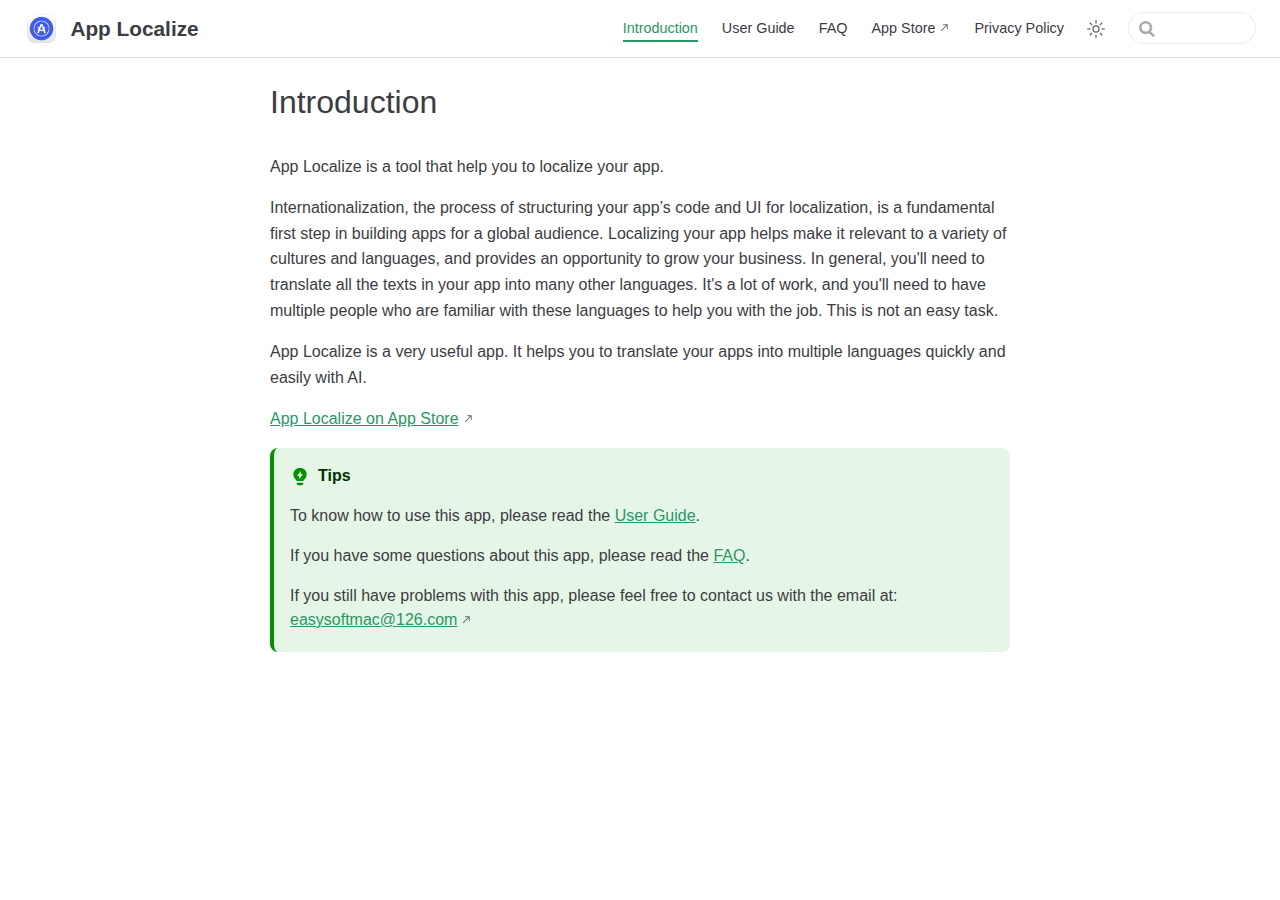
<file: applocalize/index.html>
<!doctype html>
<html lang="en-US">
  <head>
    <meta charset="utf-8" />
    <meta name="viewport" content="width=device-width,initial-scale=1" />
    <meta name="generator" content="VuePress 2.0.0-rc.15" />
    <style>
      :root {
        --vp-c-bg: #fff;
      }

      [data-theme='dark'] {
        --vp-c-bg: #22272e;
      }

      html,
      body {
        background-color: var(--vp-c-bg);
      }
    </style>
    <script>
      const userMode = localStorage.getItem('vuepress-color-scheme')
      const systemDarkMode =
        'matchMedia' in window
          ? window.matchMedia('(prefers-color-scheme: dark)').matches
          : false

      if (userMode === 'light') {
        document.documentElement.dataset.theme = 'light'
      } else if (userMode === 'dark' || systemDarkMode) {
        document.documentElement.dataset.theme = 'dark'
      }
    </script>
    <link rel="icon" href="/applocalize/favicon.ico"><title>Introduction | App Localize</title><meta name="description" content="Introduction">
    <link rel="preload" href="/applocalize/assets/style-DSdyDBzA.css" as="style"><link rel="stylesheet" href="/applocalize/assets/style-DSdyDBzA.css">
    <link rel="modulepreload" href="/applocalize/assets/app-Bar7j0zL.js"><link rel="modulepreload" href="/applocalize/assets/index.html-DCIySJ9z.js">
    <link rel="prefetch" href="/applocalize/assets/faq.html-BgagFO21.js" as="script"><link rel="prefetch" href="/applocalize/assets/guide.html-BXa7Ucur.js" as="script"><link rel="prefetch" href="/applocalize/assets/privacy.html-B9VOq489.js" as="script"><link rel="prefetch" href="/applocalize/assets/404.html-C9tEgvST.js" as="script">
  </head>
  <body>
    <div id="app"><!--[--><div class="vp-theme-container no-sidebar external-link-icon" vp-container><!--[--><header class="vp-navbar" vp-navbar><div class="vp-toggle-sidebar-button" title="toggle sidebar" aria-expanded="false" role="button" tabindex="0"><div class="icon" aria-hidden="true"><span></span><span></span><span></span></div></div><span><a class="route-link" href="/applocalize/"><img class="vp-site-logo" src="/applocalize/applocalize.png" alt="App Localize"><span class="vp-site-name vp-hide-mobile" aria-hidden="true">App Localize</span></a></span><div class="vp-navbar-items-wrapper" style=""><!--[--><!--]--><nav class="vp-navbar-items vp-hide-mobile" aria-label="site navigation"><!--[--><div class="vp-navbar-item"><a class="route-link route-link-active auto-link" href="/applocalize/" aria-label="Introduction"><!---->Introduction<!----></a></div><div class="vp-navbar-item"><a class="route-link auto-link" href="/applocalize/guide.html" aria-label="User Guide"><!---->User Guide<!----></a></div><div class="vp-navbar-item"><a class="route-link auto-link" href="/applocalize/faq.html" aria-label="FAQ"><!---->FAQ<!----></a></div><div class="vp-navbar-item"><a class="auto-link external-link" href="https://apps.apple.com/app/app-localize/id6670785642" aria-label="App Store" rel="noopener noreferrer" target="_blank"><!---->App Store<!----></a></div><div class="vp-navbar-item"><a class="route-link auto-link" href="/applocalize/privacy.html" aria-label="Privacy Policy"><!---->Privacy Policy<!----></a></div><!--]--></nav><!--[--><!--]--><button type="button" class="vp-toggle-color-mode-button" title="toggle color mode"><svg class="light-icon" viewbox="0 0 32 32" style=""><path d="M16 12.005a4 4 0 1 1-4 4a4.005 4.005 0 0 1 4-4m0-2a6 6 0 1 0 6 6a6 6 0 0 0-6-6z" fill="currentColor"></path><path d="M5.394 6.813l1.414-1.415l3.506 3.506L8.9 10.318z" fill="currentColor"></path><path d="M2 15.005h5v2H2z" fill="currentColor"></path><path d="M5.394 25.197L8.9 21.691l1.414 1.415l-3.506 3.505z" fill="currentColor"></path><path d="M15 25.005h2v5h-2z" fill="currentColor"></path><path d="M21.687 23.106l1.414-1.415l3.506 3.506l-1.414 1.414z" fill="currentColor"></path><path d="M25 15.005h5v2h-5z" fill="currentColor"></path><path d="M21.687 8.904l3.506-3.506l1.414 1.415l-3.506 3.505z" fill="currentColor"></path><path d="M15 2.005h2v5h-2z" fill="currentColor"></path></svg><svg class="dark-icon" viewbox="0 0 32 32" style="display:none;"><path d="M13.502 5.414a15.075 15.075 0 0 0 11.594 18.194a11.113 11.113 0 0 1-7.975 3.39c-.138 0-.278.005-.418 0a11.094 11.094 0 0 1-3.2-21.584M14.98 3a1.002 1.002 0 0 0-.175.016a13.096 13.096 0 0 0 1.825 25.981c.164.006.328 0 .49 0a13.072 13.072 0 0 0 10.703-5.555a1.01 1.01 0 0 0-.783-1.565A13.08 13.08 0 0 1 15.89 4.38A1.015 1.015 0 0 0 14.98 3z" fill="currentColor"></path></svg></button><form class="search-box" role="search"><input type="search" autocomplete="off" spellcheck="false" value><!----></form></div></header><!--]--><div class="vp-sidebar-mask"></div><!--[--><aside class="vp-sidebar" vp-sidebar><nav class="vp-navbar-items" aria-label="site navigation"><!--[--><div class="vp-navbar-item"><a class="route-link route-link-active auto-link" href="/applocalize/" aria-label="Introduction"><!---->Introduction<!----></a></div><div class="vp-navbar-item"><a class="route-link auto-link" href="/applocalize/guide.html" aria-label="User Guide"><!---->User Guide<!----></a></div><div class="vp-navbar-item"><a class="route-link auto-link" href="/applocalize/faq.html" aria-label="FAQ"><!---->FAQ<!----></a></div><div class="vp-navbar-item"><a class="auto-link external-link" href="https://apps.apple.com/app/app-localize/id6670785642" aria-label="App Store" rel="noopener noreferrer" target="_blank"><!---->App Store<!----></a></div><div class="vp-navbar-item"><a class="route-link auto-link" href="/applocalize/privacy.html" aria-label="Privacy Policy"><!---->Privacy Policy<!----></a></div><!--]--></nav><!--[--><!--]--><!----><!--[--><!--]--></aside><!--]--><!--[--><main class="vp-page"><!--[--><!--]--><div class="theme-default-content" vp-content><!--[--><!--]--><div><h1 id="introduction" tabindex="-1"><a class="header-anchor" href="#introduction"><span>Introduction</span></a></h1><p>App Localize is a tool that help you to localize your app.</p><p>Internationalization, the process of structuring your app’s code and UI for localization, is a fundamental first step in building apps for a global audience. Localizing your app helps make it relevant to a variety of cultures and languages, and provides an opportunity to grow your business. In general, you&#39;ll need to translate all the texts in your app into many other languages. It&#39;s a lot of work, and you&#39;ll need to have multiple people who are familiar with these languages to help you with the job. This is not an easy task.</p><p>App Localize is a very useful app. It helps you to translate your apps into multiple languages quickly and easily with AI.</p><p><a href="https://apps.apple.com/app/app-localize/id6670785642" target="_blank" rel="noopener noreferrer">App Localize on App Store</a></p><div class="hint-container tip"><p class="hint-container-title">Tips</p><p>To know how to use this app, please read the <a class="route-link" href="/applocalize/guide.html">User Guide</a>.</p><p>If you have some questions about this app, please read the <a class="route-link" href="/applocalize/faq.html">FAQ</a>.</p><p>If you still have problems with this app, please feel free to contact us with the email at:<br><a href="mailto:easysoftmac@126.com" target="_blank" rel="noopener noreferrer">easysoftmac@126.com</a></p></div></div><!--[--><!--]--></div><footer class="vp-page-meta"><!----><div class="vp-meta-item git-info"><!----><!----></div></footer><!----><!--[--><!--]--></main><!--]--></div><!--[--><!----><!--]--><!--]--></div>
    <script type="module" src="/applocalize/assets/app-Bar7j0zL.js" defer></script>
  </body>
</html>
</file>
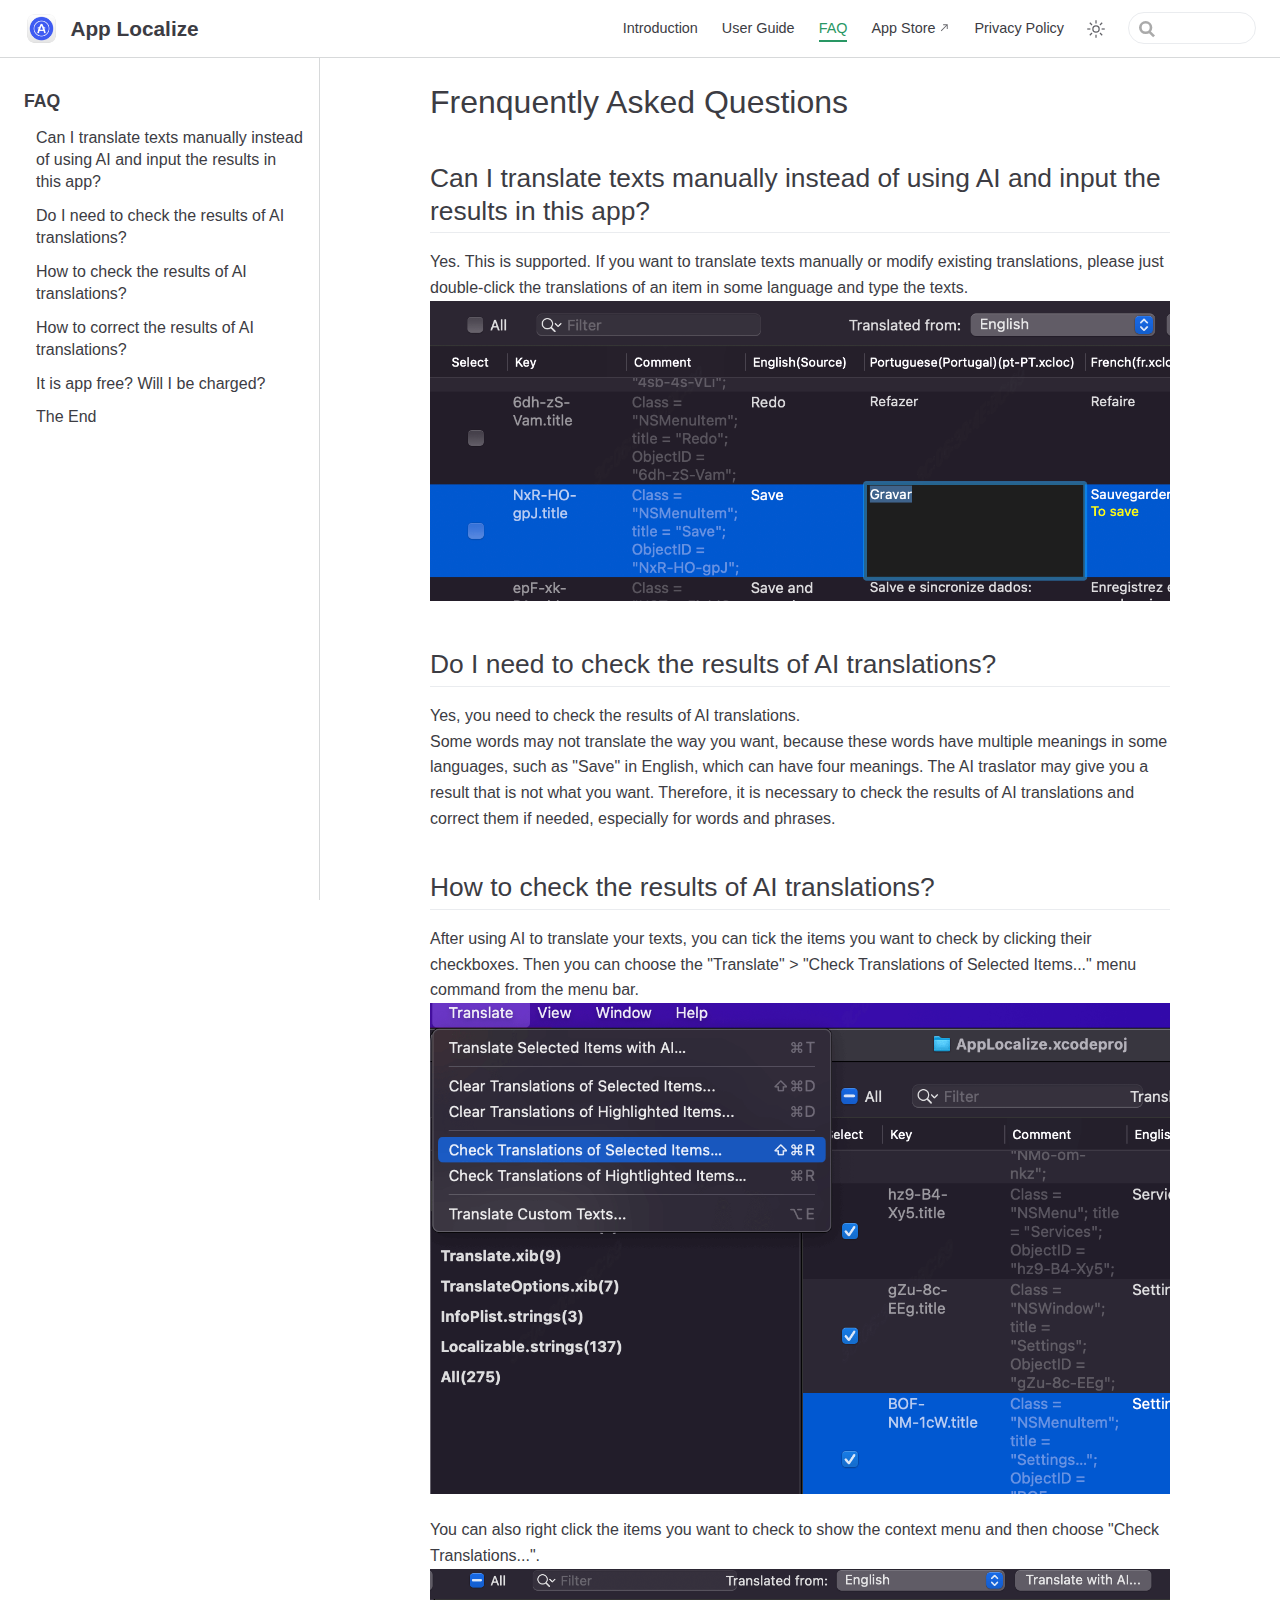
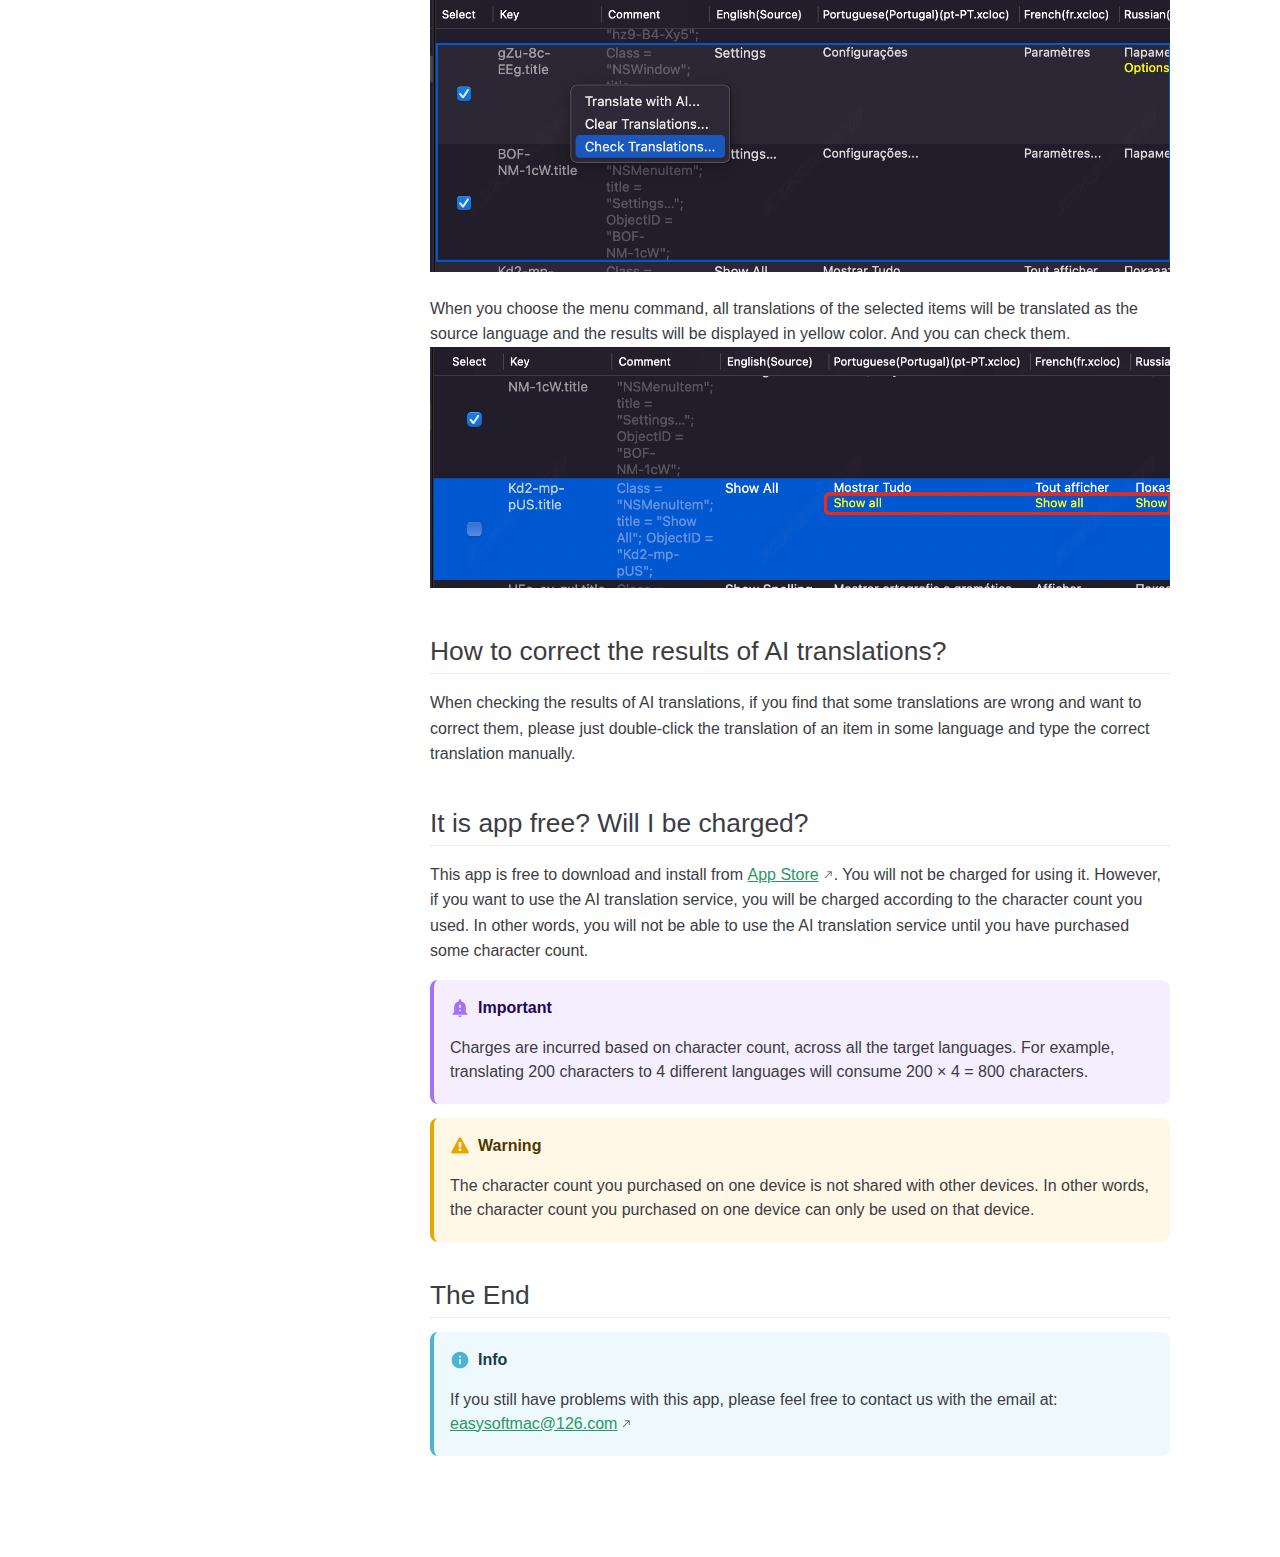
<file: applocalize/faq.html>
<!doctype html>
<html lang="en-US">
  <head>
    <meta charset="utf-8" />
    <meta name="viewport" content="width=device-width,initial-scale=1" />
    <meta name="generator" content="VuePress 2.0.0-rc.15" />
    <style>
      :root {
        --vp-c-bg: #fff;
      }

      [data-theme='dark'] {
        --vp-c-bg: #22272e;
      }

      html,
      body {
        background-color: var(--vp-c-bg);
      }
    </style>
    <script>
      const userMode = localStorage.getItem('vuepress-color-scheme')
      const systemDarkMode =
        'matchMedia' in window
          ? window.matchMedia('(prefers-color-scheme: dark)').matches
          : false

      if (userMode === 'light') {
        document.documentElement.dataset.theme = 'light'
      } else if (userMode === 'dark' || systemDarkMode) {
        document.documentElement.dataset.theme = 'dark'
      }
    </script>
    <link rel="icon" href="/applocalize/favicon.ico"><title>FAQ | App Localize</title><meta name="description" content="Frenquently Asked Questions">
    <link rel="preload" href="/applocalize/assets/style-DSdyDBzA.css" as="style"><link rel="stylesheet" href="/applocalize/assets/style-DSdyDBzA.css">
    <link rel="modulepreload" href="/applocalize/assets/app-Bar7j0zL.js"><link rel="modulepreload" href="/applocalize/assets/faq.html-BgagFO21.js">
    <link rel="prefetch" href="/applocalize/assets/guide.html-BXa7Ucur.js" as="script"><link rel="prefetch" href="/applocalize/assets/index.html-DCIySJ9z.js" as="script"><link rel="prefetch" href="/applocalize/assets/privacy.html-B9VOq489.js" as="script"><link rel="prefetch" href="/applocalize/assets/404.html-C9tEgvST.js" as="script">
  </head>
  <body>
    <div id="app"><!--[--><div class="vp-theme-container external-link-icon" vp-container><!--[--><header class="vp-navbar" vp-navbar><div class="vp-toggle-sidebar-button" title="toggle sidebar" aria-expanded="false" role="button" tabindex="0"><div class="icon" aria-hidden="true"><span></span><span></span><span></span></div></div><span><a class="route-link" href="/applocalize/"><img class="vp-site-logo" src="/applocalize/applocalize.png" alt="App Localize"><span class="vp-site-name vp-hide-mobile" aria-hidden="true">App Localize</span></a></span><div class="vp-navbar-items-wrapper" style=""><!--[--><!--]--><nav class="vp-navbar-items vp-hide-mobile" aria-label="site navigation"><!--[--><div class="vp-navbar-item"><a class="route-link auto-link" href="/applocalize/" aria-label="Introduction"><!---->Introduction<!----></a></div><div class="vp-navbar-item"><a class="route-link auto-link" href="/applocalize/guide.html" aria-label="User Guide"><!---->User Guide<!----></a></div><div class="vp-navbar-item"><a class="route-link route-link-active auto-link" href="/applocalize/faq.html" aria-label="FAQ"><!---->FAQ<!----></a></div><div class="vp-navbar-item"><a class="auto-link external-link" href="https://apps.apple.com/app/app-localize/id6670785642" aria-label="App Store" rel="noopener noreferrer" target="_blank"><!---->App Store<!----></a></div><div class="vp-navbar-item"><a class="route-link auto-link" href="/applocalize/privacy.html" aria-label="Privacy Policy"><!---->Privacy Policy<!----></a></div><!--]--></nav><!--[--><!--]--><button type="button" class="vp-toggle-color-mode-button" title="toggle color mode"><svg class="light-icon" viewbox="0 0 32 32" style=""><path d="M16 12.005a4 4 0 1 1-4 4a4.005 4.005 0 0 1 4-4m0-2a6 6 0 1 0 6 6a6 6 0 0 0-6-6z" fill="currentColor"></path><path d="M5.394 6.813l1.414-1.415l3.506 3.506L8.9 10.318z" fill="currentColor"></path><path d="M2 15.005h5v2H2z" fill="currentColor"></path><path d="M5.394 25.197L8.9 21.691l1.414 1.415l-3.506 3.505z" fill="currentColor"></path><path d="M15 25.005h2v5h-2z" fill="currentColor"></path><path d="M21.687 23.106l1.414-1.415l3.506 3.506l-1.414 1.414z" fill="currentColor"></path><path d="M25 15.005h5v2h-5z" fill="currentColor"></path><path d="M21.687 8.904l3.506-3.506l1.414 1.415l-3.506 3.505z" fill="currentColor"></path><path d="M15 2.005h2v5h-2z" fill="currentColor"></path></svg><svg class="dark-icon" viewbox="0 0 32 32" style="display:none;"><path d="M13.502 5.414a15.075 15.075 0 0 0 11.594 18.194a11.113 11.113 0 0 1-7.975 3.39c-.138 0-.278.005-.418 0a11.094 11.094 0 0 1-3.2-21.584M14.98 3a1.002 1.002 0 0 0-.175.016a13.096 13.096 0 0 0 1.825 25.981c.164.006.328 0 .49 0a13.072 13.072 0 0 0 10.703-5.555a1.01 1.01 0 0 0-.783-1.565A13.08 13.08 0 0 1 15.89 4.38A1.015 1.015 0 0 0 14.98 3z" fill="currentColor"></path></svg></button><form class="search-box" role="search"><input type="search" autocomplete="off" spellcheck="false" value><!----></form></div></header><!--]--><div class="vp-sidebar-mask"></div><!--[--><aside class="vp-sidebar" vp-sidebar><nav class="vp-navbar-items" aria-label="site navigation"><!--[--><div class="vp-navbar-item"><a class="route-link auto-link" href="/applocalize/" aria-label="Introduction"><!---->Introduction<!----></a></div><div class="vp-navbar-item"><a class="route-link auto-link" href="/applocalize/guide.html" aria-label="User Guide"><!---->User Guide<!----></a></div><div class="vp-navbar-item"><a class="route-link route-link-active auto-link" href="/applocalize/faq.html" aria-label="FAQ"><!---->FAQ<!----></a></div><div class="vp-navbar-item"><a class="auto-link external-link" href="https://apps.apple.com/app/app-localize/id6670785642" aria-label="App Store" rel="noopener noreferrer" target="_blank"><!---->App Store<!----></a></div><div class="vp-navbar-item"><a class="route-link auto-link" href="/applocalize/privacy.html" aria-label="Privacy Policy"><!---->Privacy Policy<!----></a></div><!--]--></nav><!--[--><!--]--><ul class="vp-sidebar-items"><!--[--><li><p tabindex="0" class="vp-sidebar-item vp-sidebar-heading">FAQ <!----></p><!----></li><!--]--></ul><!--[--><!--]--></aside><!--]--><!--[--><main class="vp-page"><!--[--><!--]--><div class="theme-default-content" vp-content><!--[--><!--]--><div><h1 id="frenquently-asked-questions" tabindex="-1"><a class="header-anchor" href="#frenquently-asked-questions"><span>Frenquently Asked Questions</span></a></h1><h2 id="can-i-translate-texts-manually-instead-of-using-ai-and-input-the-results-in-this-app" tabindex="-1"><a class="header-anchor" href="#can-i-translate-texts-manually-instead-of-using-ai-and-input-the-results-in-this-app"><span>Can I translate texts manually instead of using AI and input the results in this app?</span></a></h2><p>Yes. This is supported. If you want to translate texts manually or modify existing translations, please just double-click the translations of an item in some language and type the texts. <img src="/applocalize/assets/input-translations-manually-6wYWwjt5.png" alt="Input translation manually"></p><h2 id="do-i-need-to-check-the-results-of-ai-translations" tabindex="-1"><a class="header-anchor" href="#do-i-need-to-check-the-results-of-ai-translations"><span>Do I need to check the results of AI translations?</span></a></h2><p>Yes, you need to check the results of AI translations.<br> Some words may not translate the way you want, because these words have multiple meanings in some languages, such as &quot;Save&quot; in English, which can have four meanings. The AI traslator may give you a result that is not what you want. Therefore, it is necessary to check the results of AI translations and correct them if needed, especially for words and phrases.</p><h2 id="how-to-check-the-results-of-ai-translations" tabindex="-1"><a class="header-anchor" href="#how-to-check-the-results-of-ai-translations"><span>How to check the results of AI translations?</span></a></h2><p>After using AI to translate your texts, you can tick the items you want to check by clicking their checkboxes. Then you can choose the &quot;Translate&quot; &gt; &quot;Check Translations of Selected Items...&quot; menu command from the menu bar. <img src="/applocalize/assets/check-translations1-_ZAedqFP.png" alt="Check the results of AI translations"></p><p>You can also right click the items you want to check to show the context menu and then choose &quot;Check Translations...&quot;. <img src="/applocalize/assets/check-translations2-74InDcTI.png" alt="Check the results of AI translations"></p><p>When you choose the menu command, all translations of the selected items will be translated as the source language and the results will be displayed in yellow color. And you can check them. <img src="/applocalize/assets/check-translations3-CFNCr4px.png" alt="Check the results of AI translations"></p><h2 id="how-to-correct-the-results-of-ai-translations" tabindex="-1"><a class="header-anchor" href="#how-to-correct-the-results-of-ai-translations"><span>How to correct the results of AI translations?</span></a></h2><p>When checking the results of AI translations, if you find that some translations are wrong and want to correct them, please just double-click the translation of an item in some language and type the correct translation manually.</p><h2 id="it-is-app-free-will-i-be-charged" tabindex="-1"><a class="header-anchor" href="#it-is-app-free-will-i-be-charged"><span>It is app free? Will I be charged?</span></a></h2><p>This app is free to download and install from <a href="https://apps.apple.com/app/app-localize/id6670785642" target="_blank" rel="noopener noreferrer">App Store</a>. You will not be charged for using it. However, if you want to use the AI translation service, you will be charged according to the character count you used. In other words, you will not be able to use the AI translation service until you have purchased some character count.</p><div class="hint-container important"><p class="hint-container-title">Important</p><p>Charges are incurred based on character count, across all the target languages. For example, translating 200 characters to 4 different languages will consume 200 × 4 = 800 characters.</p></div><div class="hint-container warning"><p class="hint-container-title">Warning</p><p>The character count you purchased on one device is not shared with other devices. In other words, the character count you purchased on one device can only be used on that device.</p></div><h2 id="the-end" tabindex="-1"><a class="header-anchor" href="#the-end"><span>The End</span></a></h2><div class="hint-container info"><p class="hint-container-title">Info</p><p>If you still have problems with this app, please feel free to contact us with the email at:<br><a href="mailto:easysoftmac@126.com" target="_blank" rel="noopener noreferrer">easysoftmac@126.com</a></p></div></div><!--[--><!--]--></div><footer class="vp-page-meta"><!----><div class="vp-meta-item git-info"><!----><!----></div></footer><!----><!--[--><!--]--></main><!--]--></div><!--[--><!----><!--]--><!--]--></div>
    <script type="module" src="/applocalize/assets/app-Bar7j0zL.js" defer></script>
  </body>
</html>
</file>
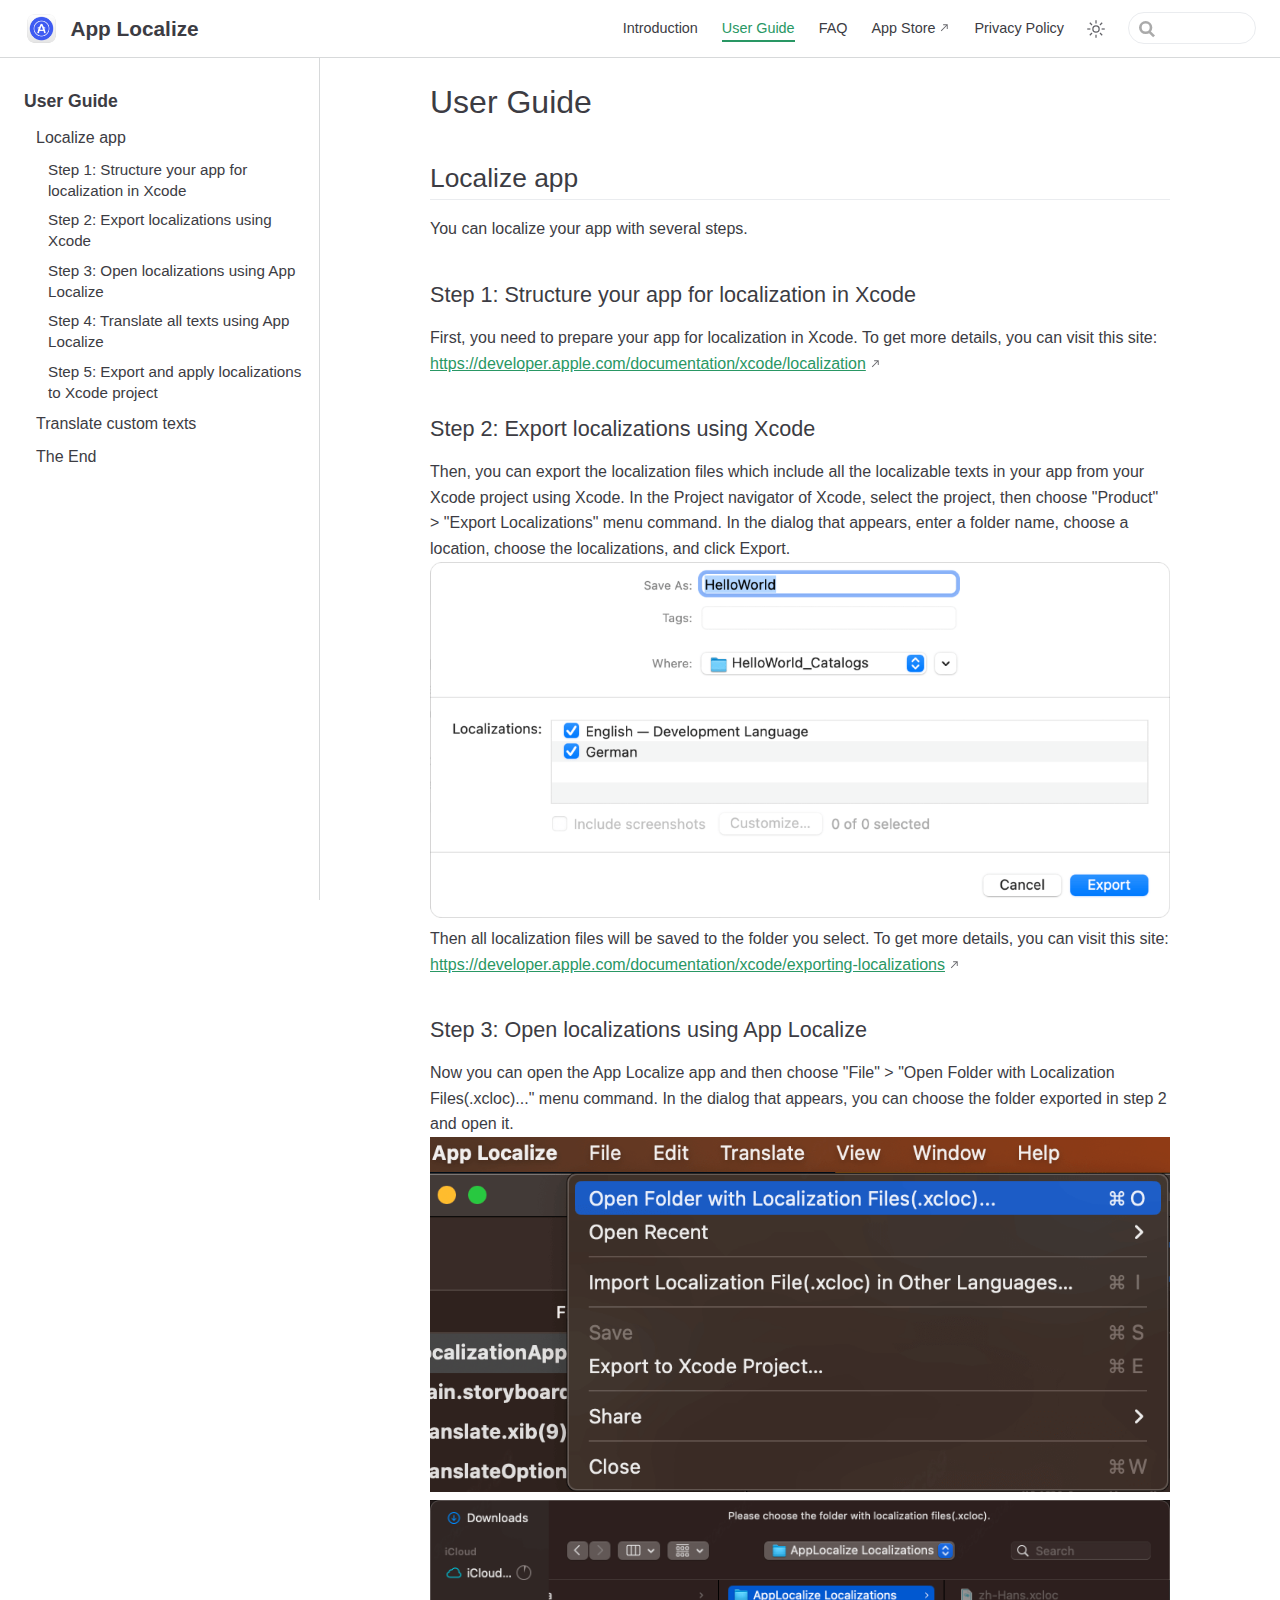
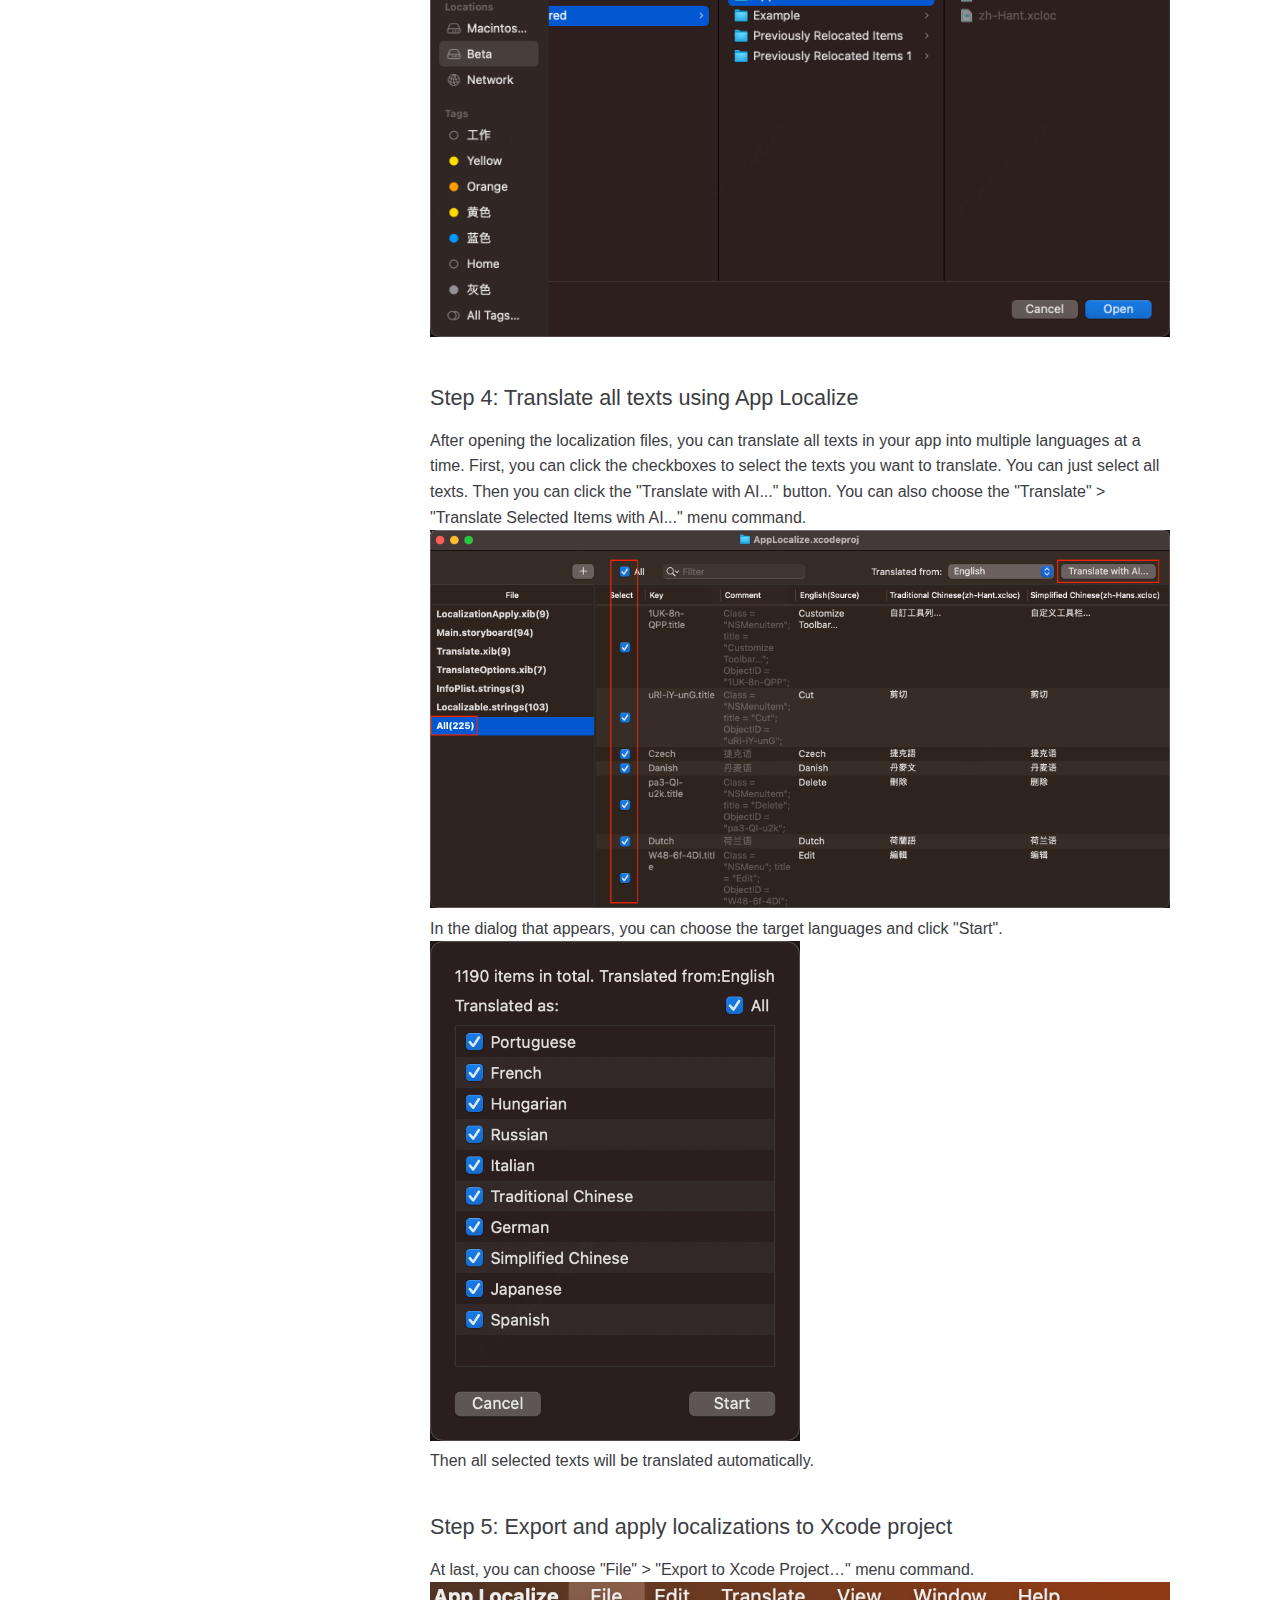
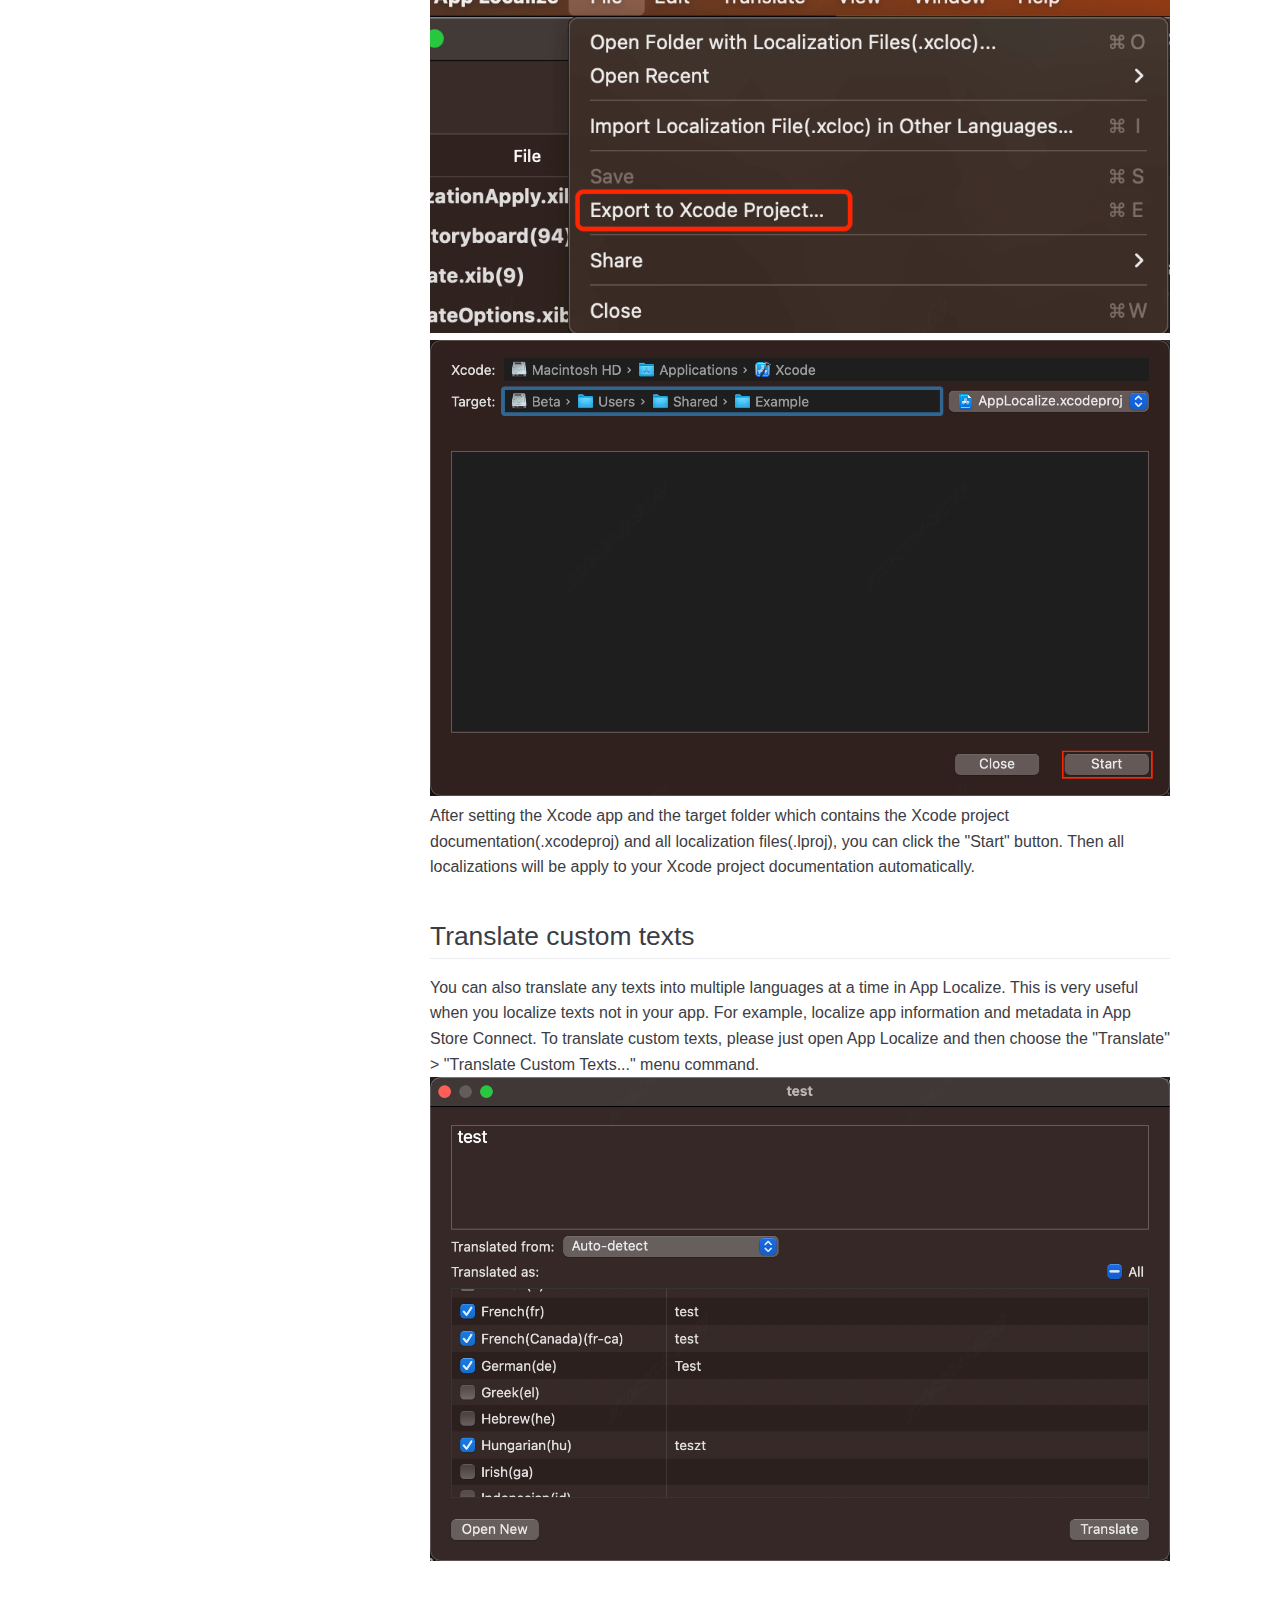
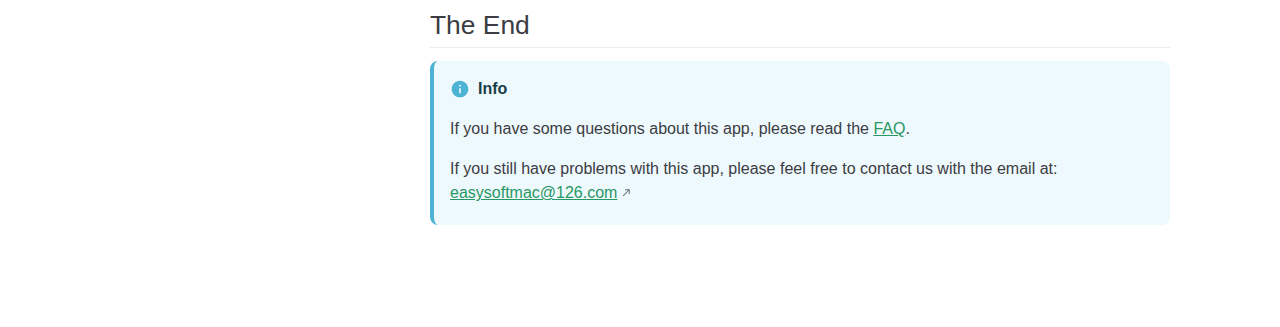
<file: applocalize/guide.html>
<!doctype html>
<html lang="en-US">
  <head>
    <meta charset="utf-8" />
    <meta name="viewport" content="width=device-width,initial-scale=1" />
    <meta name="generator" content="VuePress 2.0.0-rc.15" />
    <style>
      :root {
        --vp-c-bg: #fff;
      }

      [data-theme='dark'] {
        --vp-c-bg: #22272e;
      }

      html,
      body {
        background-color: var(--vp-c-bg);
      }
    </style>
    <script>
      const userMode = localStorage.getItem('vuepress-color-scheme')
      const systemDarkMode =
        'matchMedia' in window
          ? window.matchMedia('(prefers-color-scheme: dark)').matches
          : false

      if (userMode === 'light') {
        document.documentElement.dataset.theme = 'light'
      } else if (userMode === 'dark' || systemDarkMode) {
        document.documentElement.dataset.theme = 'dark'
      }
    </script>
    <link rel="icon" href="/applocalize/favicon.ico"><title>User Guide | App Localize</title><meta name="description" content="User Guide">
    <link rel="preload" href="/applocalize/assets/style-DSdyDBzA.css" as="style"><link rel="stylesheet" href="/applocalize/assets/style-DSdyDBzA.css">
    <link rel="modulepreload" href="/applocalize/assets/app-Bar7j0zL.js"><link rel="modulepreload" href="/applocalize/assets/guide.html-BXa7Ucur.js">
    <link rel="prefetch" href="/applocalize/assets/faq.html-BgagFO21.js" as="script"><link rel="prefetch" href="/applocalize/assets/index.html-DCIySJ9z.js" as="script"><link rel="prefetch" href="/applocalize/assets/privacy.html-B9VOq489.js" as="script"><link rel="prefetch" href="/applocalize/assets/404.html-C9tEgvST.js" as="script">
  </head>
  <body>
    <div id="app"><!--[--><div class="vp-theme-container external-link-icon" vp-container><!--[--><header class="vp-navbar" vp-navbar><div class="vp-toggle-sidebar-button" title="toggle sidebar" aria-expanded="false" role="button" tabindex="0"><div class="icon" aria-hidden="true"><span></span><span></span><span></span></div></div><span><a class="route-link" href="/applocalize/"><img class="vp-site-logo" src="/applocalize/applocalize.png" alt="App Localize"><span class="vp-site-name vp-hide-mobile" aria-hidden="true">App Localize</span></a></span><div class="vp-navbar-items-wrapper" style=""><!--[--><!--]--><nav class="vp-navbar-items vp-hide-mobile" aria-label="site navigation"><!--[--><div class="vp-navbar-item"><a class="route-link auto-link" href="/applocalize/" aria-label="Introduction"><!---->Introduction<!----></a></div><div class="vp-navbar-item"><a class="route-link route-link-active auto-link" href="/applocalize/guide.html" aria-label="User Guide"><!---->User Guide<!----></a></div><div class="vp-navbar-item"><a class="route-link auto-link" href="/applocalize/faq.html" aria-label="FAQ"><!---->FAQ<!----></a></div><div class="vp-navbar-item"><a class="auto-link external-link" href="https://apps.apple.com/app/app-localize/id6670785642" aria-label="App Store" rel="noopener noreferrer" target="_blank"><!---->App Store<!----></a></div><div class="vp-navbar-item"><a class="route-link auto-link" href="/applocalize/privacy.html" aria-label="Privacy Policy"><!---->Privacy Policy<!----></a></div><!--]--></nav><!--[--><!--]--><button type="button" class="vp-toggle-color-mode-button" title="toggle color mode"><svg class="light-icon" viewbox="0 0 32 32" style=""><path d="M16 12.005a4 4 0 1 1-4 4a4.005 4.005 0 0 1 4-4m0-2a6 6 0 1 0 6 6a6 6 0 0 0-6-6z" fill="currentColor"></path><path d="M5.394 6.813l1.414-1.415l3.506 3.506L8.9 10.318z" fill="currentColor"></path><path d="M2 15.005h5v2H2z" fill="currentColor"></path><path d="M5.394 25.197L8.9 21.691l1.414 1.415l-3.506 3.505z" fill="currentColor"></path><path d="M15 25.005h2v5h-2z" fill="currentColor"></path><path d="M21.687 23.106l1.414-1.415l3.506 3.506l-1.414 1.414z" fill="currentColor"></path><path d="M25 15.005h5v2h-5z" fill="currentColor"></path><path d="M21.687 8.904l3.506-3.506l1.414 1.415l-3.506 3.505z" fill="currentColor"></path><path d="M15 2.005h2v5h-2z" fill="currentColor"></path></svg><svg class="dark-icon" viewbox="0 0 32 32" style="display:none;"><path d="M13.502 5.414a15.075 15.075 0 0 0 11.594 18.194a11.113 11.113 0 0 1-7.975 3.39c-.138 0-.278.005-.418 0a11.094 11.094 0 0 1-3.2-21.584M14.98 3a1.002 1.002 0 0 0-.175.016a13.096 13.096 0 0 0 1.825 25.981c.164.006.328 0 .49 0a13.072 13.072 0 0 0 10.703-5.555a1.01 1.01 0 0 0-.783-1.565A13.08 13.08 0 0 1 15.89 4.38A1.015 1.015 0 0 0 14.98 3z" fill="currentColor"></path></svg></button><form class="search-box" role="search"><input type="search" autocomplete="off" spellcheck="false" value><!----></form></div></header><!--]--><div class="vp-sidebar-mask"></div><!--[--><aside class="vp-sidebar" vp-sidebar><nav class="vp-navbar-items" aria-label="site navigation"><!--[--><div class="vp-navbar-item"><a class="route-link auto-link" href="/applocalize/" aria-label="Introduction"><!---->Introduction<!----></a></div><div class="vp-navbar-item"><a class="route-link route-link-active auto-link" href="/applocalize/guide.html" aria-label="User Guide"><!---->User Guide<!----></a></div><div class="vp-navbar-item"><a class="route-link auto-link" href="/applocalize/faq.html" aria-label="FAQ"><!---->FAQ<!----></a></div><div class="vp-navbar-item"><a class="auto-link external-link" href="https://apps.apple.com/app/app-localize/id6670785642" aria-label="App Store" rel="noopener noreferrer" target="_blank"><!---->App Store<!----></a></div><div class="vp-navbar-item"><a class="route-link auto-link" href="/applocalize/privacy.html" aria-label="Privacy Policy"><!---->Privacy Policy<!----></a></div><!--]--></nav><!--[--><!--]--><ul class="vp-sidebar-items"><!--[--><li><p tabindex="0" class="vp-sidebar-item vp-sidebar-heading">User Guide <!----></p><!----></li><!--]--></ul><!--[--><!--]--></aside><!--]--><!--[--><main class="vp-page"><!--[--><!--]--><div class="theme-default-content" vp-content><!--[--><!--]--><div><h1 id="user-guide" tabindex="-1"><a class="header-anchor" href="#user-guide"><span>User Guide</span></a></h1><h2 id="localize-app" tabindex="-1"><a class="header-anchor" href="#localize-app"><span>Localize app</span></a></h2><p>You can localize your app with several steps.</p><h3 id="step-1-structure-your-app-for-localization-in-xcode" tabindex="-1"><a class="header-anchor" href="#step-1-structure-your-app-for-localization-in-xcode"><span>Step 1: Structure your app for localization in Xcode</span></a></h3><p>First, you need to prepare your app for localization in Xcode. To get more details, you can visit this site: <a href="https://developer.apple.com/documentation/xcode/localization" target="_blank" rel="noopener noreferrer">https://developer.apple.com/documentation/xcode/localization</a></p><h3 id="step-2-export-localizations-using-xcode" tabindex="-1"><a class="header-anchor" href="#step-2-export-localizations-using-xcode"><span>Step 2: Export localizations using Xcode</span></a></h3><p>Then, you can export the localization files which include all the localizable texts in your app from your Xcode project using Xcode. In the Project navigator of Xcode, select the project, then choose &quot;Product&quot; &gt; &quot;Export Localizations&quot; menu command. In the dialog that appears, enter a folder name, choose a location, choose the localizations, and click Export. <img src="/applocalize/assets/export-localizations-PQXpVv3z.png" alt="Exporting localizations using Xcode"> Then all localization files will be saved to the folder you select. To get more details, you can visit this site: <a href="https://developer.apple.com/documentation/xcode/exporting-localizations" target="_blank" rel="noopener noreferrer">https://developer.apple.com/documentation/xcode/exporting-localizations</a></p><h3 id="step-3-open-localizations-using-app-localize" tabindex="-1"><a class="header-anchor" href="#step-3-open-localizations-using-app-localize"><span>Step 3: Open localizations using App Localize</span></a></h3><p>Now you can open the App Localize app and then choose &quot;File&quot; &gt; &quot;Open Folder with Localization Files(.xcloc)...&quot; menu command. In the dialog that appears, you can choose the folder exported in step 2 and open it. <img src="/applocalize/assets/open-localizations1-zbTvr5Ma.png" alt="Open localizations using App Localize"><img src="/applocalize/assets/open-localizations2-DZmlL8gH.png" alt="Open localizations using App Localize"></p><h3 id="step-4-translate-all-texts-using-app-localize" tabindex="-1"><a class="header-anchor" href="#step-4-translate-all-texts-using-app-localize"><span>Step 4: Translate all texts using App Localize</span></a></h3><p>After opening the localization files, you can translate all texts in your app into multiple languages at a time. First, you can click the checkboxes to select the texts you want to translate. You can just select all texts. Then you can click the &quot;Translate with AI...&quot; button. You can also choose the &quot;Translate&quot; &gt; &quot;Translate Selected Items with AI...&quot; menu command. <img src="/applocalize/assets/translate-texts1-yAbS4NXg.png" alt="Translate all texts with AI using App Localize"> In the dialog that appears, you can choose the target languages and click &quot;Start&quot;. <img src="/applocalize/assets/translate-texts2-CMtjF2g0.png" alt="Translate all texts with AI using App Localize"> Then all selected texts will be translated automatically.</p><h3 id="step-5-export-and-apply-localizations-to-xcode-project" tabindex="-1"><a class="header-anchor" href="#step-5-export-and-apply-localizations-to-xcode-project"><span>Step 5: Export and apply localizations to Xcode project</span></a></h3><p>At last, you can choose &quot;File&quot; &gt; &quot;Export to Xcode Project…&quot; menu command. <img src="/applocalize/assets/export-apply1-DZwR1xBP.png" alt="Export and apply localizations to Xcode project"><img src="/applocalize/assets/export-apply2-Dt5yYHJW.png" alt="Export and apply localizations to Xcode project"> After setting the Xcode app and the target folder which contains the Xcode project documentation(.xcodeproj) and all localization files(.lproj), you can click the &quot;Start&quot; button. Then all localizations will be apply to your Xcode project documentation automatically.</p><h2 id="translate-custom-texts" tabindex="-1"><a class="header-anchor" href="#translate-custom-texts"><span>Translate custom texts</span></a></h2><p>You can also translate any texts into multiple languages at a time in App Localize. This is very useful when you localize texts not in your app. For example, localize app information and metadata in App Store Connect. To translate custom texts, please just open App Localize and then choose the &quot;Translate&quot; &gt; &quot;Translate Custom Texts...&quot; menu command. <img src="/applocalize/assets/translate-custom-texts-43j9HnCy.png" alt="Translate custom texts"></p><h2 id="the-end" tabindex="-1"><a class="header-anchor" href="#the-end"><span>The End</span></a></h2><div class="hint-container info"><p class="hint-container-title">Info</p><p>If you have some questions about this app, please read the <a class="route-link" href="/applocalize/faq.html">FAQ</a>.</p><p>If you still have problems with this app, please feel free to contact us with the email at:<br><a href="mailto:easysoftmac@126.com" target="_blank" rel="noopener noreferrer">easysoftmac@126.com</a></p></div></div><!--[--><!--]--></div><footer class="vp-page-meta"><!----><div class="vp-meta-item git-info"><!----><!----></div></footer><!----><!--[--><!--]--></main><!--]--></div><!--[--><!----><!--]--><!--]--></div>
    <script type="module" src="/applocalize/assets/app-Bar7j0zL.js" defer></script>
  </body>
</html>
</file>
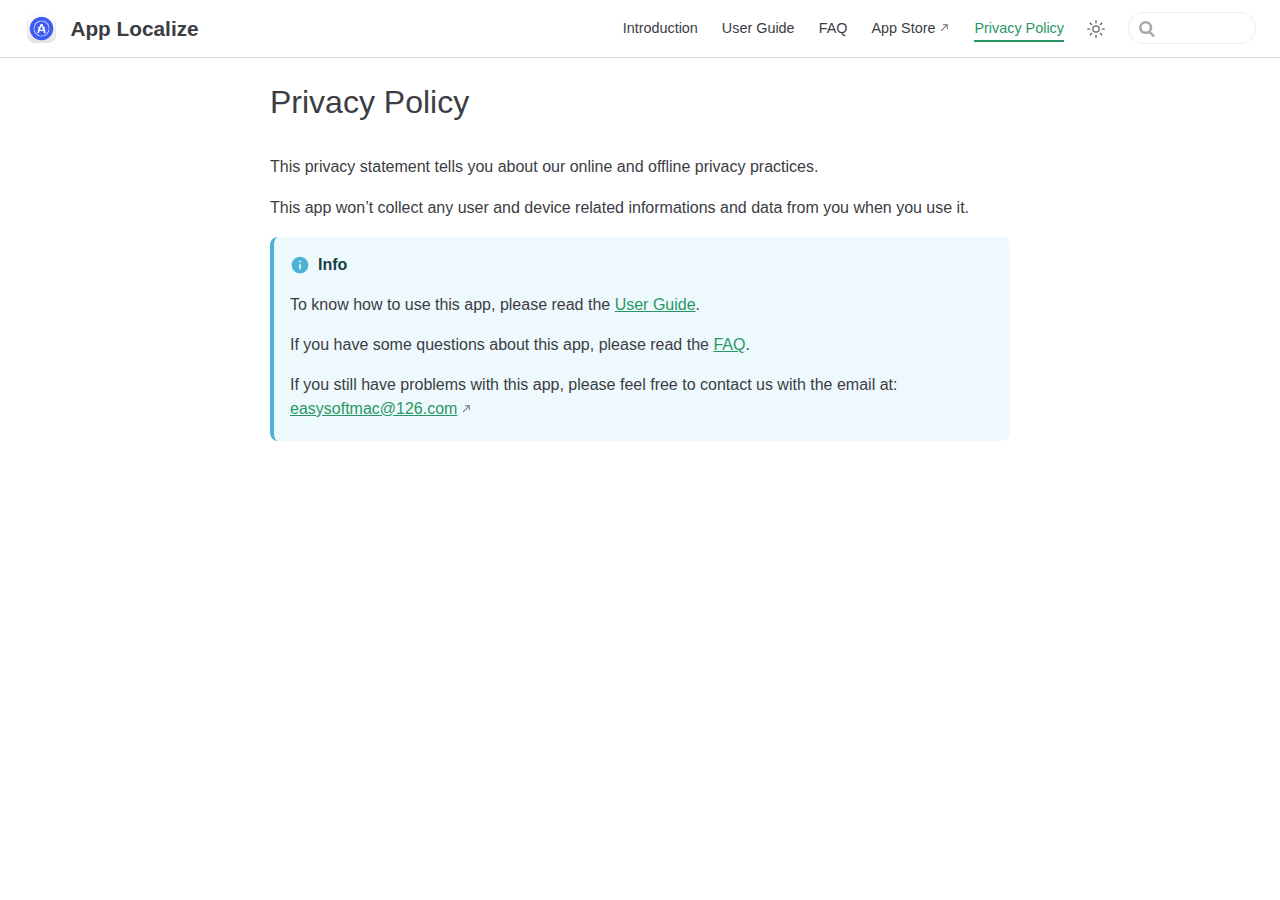
<file: applocalize/privacy.html>
<!doctype html>
<html lang="en-US">
  <head>
    <meta charset="utf-8" />
    <meta name="viewport" content="width=device-width,initial-scale=1" />
    <meta name="generator" content="VuePress 2.0.0-rc.15" />
    <style>
      :root {
        --vp-c-bg: #fff;
      }

      [data-theme='dark'] {
        --vp-c-bg: #22272e;
      }

      html,
      body {
        background-color: var(--vp-c-bg);
      }
    </style>
    <script>
      const userMode = localStorage.getItem('vuepress-color-scheme')
      const systemDarkMode =
        'matchMedia' in window
          ? window.matchMedia('(prefers-color-scheme: dark)').matches
          : false

      if (userMode === 'light') {
        document.documentElement.dataset.theme = 'light'
      } else if (userMode === 'dark' || systemDarkMode) {
        document.documentElement.dataset.theme = 'dark'
      }
    </script>
    <link rel="icon" href="/applocalize/favicon.ico"><title>Privacy Policy | App Localize</title><meta name="description" content="Privacy Policy">
    <link rel="preload" href="/applocalize/assets/style-DSdyDBzA.css" as="style"><link rel="stylesheet" href="/applocalize/assets/style-DSdyDBzA.css">
    <link rel="modulepreload" href="/applocalize/assets/app-Bar7j0zL.js"><link rel="modulepreload" href="/applocalize/assets/privacy.html-B9VOq489.js">
    <link rel="prefetch" href="/applocalize/assets/faq.html-BgagFO21.js" as="script"><link rel="prefetch" href="/applocalize/assets/guide.html-BXa7Ucur.js" as="script"><link rel="prefetch" href="/applocalize/assets/index.html-DCIySJ9z.js" as="script"><link rel="prefetch" href="/applocalize/assets/404.html-C9tEgvST.js" as="script">
  </head>
  <body>
    <div id="app"><!--[--><div class="vp-theme-container no-sidebar external-link-icon" vp-container><!--[--><header class="vp-navbar" vp-navbar><div class="vp-toggle-sidebar-button" title="toggle sidebar" aria-expanded="false" role="button" tabindex="0"><div class="icon" aria-hidden="true"><span></span><span></span><span></span></div></div><span><a class="route-link" href="/applocalize/"><img class="vp-site-logo" src="/applocalize/applocalize.png" alt="App Localize"><span class="vp-site-name vp-hide-mobile" aria-hidden="true">App Localize</span></a></span><div class="vp-navbar-items-wrapper" style=""><!--[--><!--]--><nav class="vp-navbar-items vp-hide-mobile" aria-label="site navigation"><!--[--><div class="vp-navbar-item"><a class="route-link auto-link" href="/applocalize/" aria-label="Introduction"><!---->Introduction<!----></a></div><div class="vp-navbar-item"><a class="route-link auto-link" href="/applocalize/guide.html" aria-label="User Guide"><!---->User Guide<!----></a></div><div class="vp-navbar-item"><a class="route-link auto-link" href="/applocalize/faq.html" aria-label="FAQ"><!---->FAQ<!----></a></div><div class="vp-navbar-item"><a class="auto-link external-link" href="https://apps.apple.com/app/app-localize/id6670785642" aria-label="App Store" rel="noopener noreferrer" target="_blank"><!---->App Store<!----></a></div><div class="vp-navbar-item"><a class="route-link route-link-active auto-link" href="/applocalize/privacy.html" aria-label="Privacy Policy"><!---->Privacy Policy<!----></a></div><!--]--></nav><!--[--><!--]--><button type="button" class="vp-toggle-color-mode-button" title="toggle color mode"><svg class="light-icon" viewbox="0 0 32 32" style=""><path d="M16 12.005a4 4 0 1 1-4 4a4.005 4.005 0 0 1 4-4m0-2a6 6 0 1 0 6 6a6 6 0 0 0-6-6z" fill="currentColor"></path><path d="M5.394 6.813l1.414-1.415l3.506 3.506L8.9 10.318z" fill="currentColor"></path><path d="M2 15.005h5v2H2z" fill="currentColor"></path><path d="M5.394 25.197L8.9 21.691l1.414 1.415l-3.506 3.505z" fill="currentColor"></path><path d="M15 25.005h2v5h-2z" fill="currentColor"></path><path d="M21.687 23.106l1.414-1.415l3.506 3.506l-1.414 1.414z" fill="currentColor"></path><path d="M25 15.005h5v2h-5z" fill="currentColor"></path><path d="M21.687 8.904l3.506-3.506l1.414 1.415l-3.506 3.505z" fill="currentColor"></path><path d="M15 2.005h2v5h-2z" fill="currentColor"></path></svg><svg class="dark-icon" viewbox="0 0 32 32" style="display:none;"><path d="M13.502 5.414a15.075 15.075 0 0 0 11.594 18.194a11.113 11.113 0 0 1-7.975 3.39c-.138 0-.278.005-.418 0a11.094 11.094 0 0 1-3.2-21.584M14.98 3a1.002 1.002 0 0 0-.175.016a13.096 13.096 0 0 0 1.825 25.981c.164.006.328 0 .49 0a13.072 13.072 0 0 0 10.703-5.555a1.01 1.01 0 0 0-.783-1.565A13.08 13.08 0 0 1 15.89 4.38A1.015 1.015 0 0 0 14.98 3z" fill="currentColor"></path></svg></button><form class="search-box" role="search"><input type="search" autocomplete="off" spellcheck="false" value><!----></form></div></header><!--]--><div class="vp-sidebar-mask"></div><!--[--><aside class="vp-sidebar" vp-sidebar><nav class="vp-navbar-items" aria-label="site navigation"><!--[--><div class="vp-navbar-item"><a class="route-link auto-link" href="/applocalize/" aria-label="Introduction"><!---->Introduction<!----></a></div><div class="vp-navbar-item"><a class="route-link auto-link" href="/applocalize/guide.html" aria-label="User Guide"><!---->User Guide<!----></a></div><div class="vp-navbar-item"><a class="route-link auto-link" href="/applocalize/faq.html" aria-label="FAQ"><!---->FAQ<!----></a></div><div class="vp-navbar-item"><a class="auto-link external-link" href="https://apps.apple.com/app/app-localize/id6670785642" aria-label="App Store" rel="noopener noreferrer" target="_blank"><!---->App Store<!----></a></div><div class="vp-navbar-item"><a class="route-link route-link-active auto-link" href="/applocalize/privacy.html" aria-label="Privacy Policy"><!---->Privacy Policy<!----></a></div><!--]--></nav><!--[--><!--]--><!----><!--[--><!--]--></aside><!--]--><!--[--><main class="vp-page"><!--[--><!--]--><div class="theme-default-content" vp-content><!--[--><!--]--><div><h1 id="privacy-policy" tabindex="-1"><a class="header-anchor" href="#privacy-policy"><span>Privacy Policy</span></a></h1><p>This privacy statement tells you about our online and offline privacy practices.</p><p>This app won’t collect any user and device related informations and data from you when you use it.</p><div class="hint-container info"><p class="hint-container-title">Info</p><p>To know how to use this app, please read the <a class="route-link" href="/applocalize/guide.html">User Guide</a>.</p><p>If you have some questions about this app, please read the <a class="route-link" href="/applocalize/faq.html">FAQ</a>.</p><p>If you still have problems with this app, please feel free to contact us with the email at:<br><a href="mailto:easysoftmac@126.com" target="_blank" rel="noopener noreferrer">easysoftmac@126.com</a></p></div></div><!--[--><!--]--></div><footer class="vp-page-meta"><!----><div class="vp-meta-item git-info"><!----><!----></div></footer><!----><!--[--><!--]--></main><!--]--></div><!--[--><!----><!--]--><!--]--></div>
    <script type="module" src="/applocalize/assets/app-Bar7j0zL.js" defer></script>
  </body>
</html>
</file>
<file: applocalize/assets/style-DSdyDBzA.css>
@charset "UTF-8";.vp-back-to-top-button{position:fixed!important;inset-inline-end:1rem;bottom:4rem;z-index:100;width:48px;height:48px;padding:12px;border-width:0;border-radius:50%;background:var(--back-to-top-c-bg);color:var(--back-to-top-c-accent-bg);box-shadow:2px 2px 10px 4px var(--back-to-top-c-shadow);cursor:pointer}@media (max-width: 959px){.vp-back-to-top-button{transform:scale(.8);transform-origin:100% 100%}}@media print{.vp-back-to-top-button{display:none}}.vp-back-to-top-button:hover{color:var(--back-to-top-c-accent-hover)}.vp-back-to-top-button .back-to-top-icon{overflow:hidden;width:24px;height:24px;margin:0 auto;background:var(--back-to-top-c-icon);-webkit-mask-image:var(--back-to-top-icon);mask-image:var(--back-to-top-icon);-webkit-mask-position:50%;mask-position:50%;-webkit-mask-size:cover;mask-size:cover}.vp-scroll-progress{position:absolute;right:-2px;bottom:-2px;width:52px;height:52px}.vp-scroll-progress svg{width:100%;height:100%}.vp-scroll-progress circle{opacity:.9;transform:rotate(-90deg);transform-origin:50% 50%}.back-to-top-enter-active,.back-to-top-leave-active{transition:opacity .3s}.back-to-top-enter-from,.back-to-top-leave-to{opacity:0}:root{--back-to-top-z-index: 5;--back-to-top-icon: url("data:image/svg+xml,%3csvg%20xmlns='http://www.w3.org/2000/svg'%20viewBox='0%200%2048%2048'%3e%3cpath%20fill='none'%20stroke='currentColor'%20stroke-linecap='round'%20stroke-linejoin='round'%20stroke-width='4'%20d='M24.008%2014.1V42M12%2026l12-12l12%2012M12%206h24'%20/%3e%3c/svg%3e");--back-to-top-c-bg: var(--vp-c-bg);--back-to-top-c-accent-bg: var(--vp-c-accent-bg);--back-to-top-c-accent-hover: var(--vp-c-accent-hover);--back-to-top-c-shadow: var(--vp-c-shadow);--back-to-top-c-icon: currentcolor}.vp-copy-code-button{position:absolute;top:.5em;right:.5em;z-index:5;width:2.5rem;height:2.5rem;padding:0;border-width:0;border-radius:.5rem;background:transparent;outline:none;opacity:0;cursor:pointer;transition:opacity .4s}@media print{.vp-copy-code-button{display:none}}.vp-copy-code-button:before{content:"";display:inline-block;width:1.25rem;height:1.25rem;padding:.625rem;background:currentcolor;color:var(--copy-code-c-text);font-size:1.25rem;-webkit-mask-image:var(--code-copy-icon);mask-image:var(--code-copy-icon);-webkit-mask-position:50%;mask-position:50%;-webkit-mask-size:1em;mask-size:1em;-webkit-mask-repeat:no-repeat;mask-repeat:no-repeat}.vp-copy-code-button:focus,.vp-copy-code-button.copied{opacity:1}.vp-copy-code-button:hover,.vp-copy-code-button.copied{background:var(--copy-code-c-hover)}.vp-copy-code-button.copied:before{-webkit-mask-image:var(--code-copied-icon);mask-image:var(--code-copied-icon)}.vp-copy-code-button.copied:after{content:attr(data-copied);position:absolute;top:0;right:calc(100% + .25rem);display:block;height:1.25rem;padding:.625rem;border-radius:.5rem;background:var(--copy-code-c-hover);color:var(--copy-code-c-text);font-weight:500;line-height:1.25rem;white-space:nowrap}.no-copy-code .vp-copy-code-button{display:none}body:not(.no-copy-code) div[class*=language-]:hover:before{display:none}body:not(.no-copy-code) div[class*=language-]:hover .vp-copy-code-button{opacity:1}:root{--code-copy-icon: url("data:image/svg+xml,%3csvg xmlns='http://www.w3.org/2000/svg' viewBox='0 0 24 24' fill='none' stroke='%23808080' stroke-width='2'%3e%3cpath stroke-linecap='round' stroke-linejoin='round' d='M9 5H7a2 2 0 0 0-2 2v12a2 2 0 0 0 2 2h10a2 2 0 0 0 2-2V7a2 2 0 0 0-2-2h-2M9 5a2 2 0 0 0 2 2h2a2 2 0 0 0 2-2M9 5a2 2 0 0 1 2-2h2a2 2 0 0 1 2 2' /%3e%3c/svg%3e");--code-copied-icon: url("data:image/svg+xml,%3csvg xmlns='http://www.w3.org/2000/svg' viewBox='0 0 24 24' fill='none' stroke='%23808080' stroke-width='2'%3e%3cpath stroke-linecap='round' stroke-linejoin='round' d='M9 5H7a2 2 0 0 0-2 2v12a2 2 0 0 0 2 2h10a2 2 0 0 0 2-2V7a2 2 0 0 0-2-2h-2M9 5a2 2 0 0 0 2 2h2a2 2 0 0 0 2-2M9 5a2 2 0 0 1 2-2h2a2 2 0 0 1 2 2m-6 9 2 2 4-4' /%3e%3c/svg%3e");--copy-code-c-text: var(--code-c-line-number);--copy-code-c-hover: var(--code-c-highlight-bg)}.hint-container{position:relative;border-color:var(--hint-c-accent);background:var(--hint-c-bg);transition:background var(--vp-t-color),border-color var(--vp-t-color),color var(--vp-t-color)}@media print{.hint-container{page-break-inside:avoid}}.hint-container>.hint-container-title{color:var(--hint-c-title)}.hint-container :not(pre)>code{background:var(--note-c-soft)}.hint-container .hint-container-title{position:relative;margin-block:.75em;font-weight:600;line-height:1.25}.hint-container.important,.hint-container.info,.hint-container.note,.hint-container.tip,.hint-container.warning,.hint-container.caution{margin:.85rem 0;padding:.25rem 1rem;border-inline-start-width:.3rem;border-inline-start-style:solid;border-radius:.5rem;color:inherit}@media (max-width: 419px){.hint-container.important,.hint-container.info,.hint-container.note,.hint-container.tip,.hint-container.warning,.hint-container.caution{margin-inline:-.75rem}}.hint-container.important .hint-container-title,.hint-container.info .hint-container-title,.hint-container.note .hint-container-title,.hint-container.tip .hint-container-title,.hint-container.warning .hint-container-title,.hint-container.caution .hint-container-title{padding-inline-start:1.75rem}@media print{.hint-container.important .hint-container-title,.hint-container.info .hint-container-title,.hint-container.note .hint-container-title,.hint-container.tip .hint-container-title,.hint-container.warning .hint-container-title,.hint-container.caution .hint-container-title{padding-inline-start:0}}.hint-container.important .hint-container-title:before,.hint-container.info .hint-container-title:before,.hint-container.note .hint-container-title:before,.hint-container.tip .hint-container-title:before,.hint-container.warning .hint-container-title:before,.hint-container.caution .hint-container-title:before{content:" ";position:absolute;inset-inline-start:0;top:calc(50% - .6125em);width:1.25em;height:1.25em;background-position:left;background-repeat:no-repeat}@media print{.hint-container.important .hint-container-title:before,.hint-container.info .hint-container-title:before,.hint-container.note .hint-container-title:before,.hint-container.tip .hint-container-title:before,.hint-container.warning .hint-container-title:before,.hint-container.caution .hint-container-title:before{display:none}}.hint-container.important p,.hint-container.info p,.hint-container.note p,.hint-container.tip p,.hint-container.warning p,.hint-container.caution p{line-height:1.5}.hint-container.important a,.hint-container.info a,.hint-container.note a,.hint-container.tip a,.hint-container.warning a,.hint-container.caution a{color:var(--vp-c-accent)}.hint-container.important{--hint-c-accent: var(--important-c-accent);--hint-c-bg: var(--important-c-light);--hint-c-title: var(--important-c-dark);--hint-c-soft: var(--important-c-soft)}[data-theme=dark] .hint-container.important{--hint-c-bg: var(--important-c-dark);--hint-c-title: var(--important-c-light)}.hint-container.important>.hint-container-title:before{background-image:url("data:image/svg+xml;utf8,%3Csvg xmlns='http://www.w3.org/2000/svg' viewBox='0 0 1024 1024'%3E%3Cpath d='M512 981.333a84.992 84.992 0 0 1-84.907-84.906h169.814A84.992 84.992 0 0 1 512 981.333zm384-128H128v-42.666l85.333-85.334v-256A298.325 298.325 0 0 1 448 177.92V128a64 64 0 0 1 128 0v49.92a298.325 298.325 0 0 1 234.667 291.413v256L896 810.667v42.666zm-426.667-256v85.334h85.334v-85.334h-85.334zm0-256V512h85.334V341.333h-85.334z' fill='%23a371f7'/%3E%3C/svg%3E")}.hint-container.info{--hint-c-accent: var(--info-c-accent);--hint-c-bg: var(--info-c-light);--hint-c-title: var(--info-c-dark);--hint-c-soft: var(--info-c-soft)}[data-theme=dark] .hint-container.info{--hint-c-bg: var(--info-c-dark);--hint-c-title: var(--info-c-light)}.hint-container.info>.hint-container-title:before{background-image:url("data:image/svg+xml;utf8,%3Csvg xmlns='http://www.w3.org/2000/svg' viewBox='0 0 24 24'%3E%3Cpath d='M12 22C6.477 22 2 17.523 2 12S6.477 2 12 2s10 4.477 10 10-4.477 10-10 10zm-1-11v6h2v-6h-2zm0-4v2h2V7h-2z' fill='%234cb3d4'/%3E%3C/svg%3E")}.hint-container.note{--hint-c-accent: var(--note-c-accent);--hint-c-bg: var(--note-c-light);--hint-c-title: var(--note-c-dark);--hint-c-soft: var(--note-c-soft)}[data-theme=dark] .hint-container.note{--hint-c-bg: var(--note-c-dark);--hint-c-title: var(--note-c-light)}.hint-container.note>.hint-container-title:before{background-image:url("data:image/svg+xml;utf8,%3Csvg xmlns='http://www.w3.org/2000/svg' viewBox='0 0 24 24'%3E%3Cpath d='M12 22C6.477 22 2 17.523 2 12S6.477 2 12 2s10 4.477 10 10-4.477 10-10 10zm-1-11v6h2v-6h-2zm0-4v2h2V7h-2z' fill='%23ccc'/%3E%3C/svg%3E")}.hint-container.tip{--hint-c-accent: var(--tip-c-accent);--hint-c-bg: var(--tip-c-light);--hint-c-title: var(--tip-c-dark);--hint-c-soft: var(--tip-c-soft)}[data-theme=dark] .hint-container.tip{--hint-c-bg: var(--tip-c-dark);--hint-c-title: var(--tip-c-light)}.hint-container.tip>.hint-container-title:before{background-image:url("data:image/svg+xml;utf8,%3Csvg xmlns='http://www.w3.org/2000/svg' viewBox='0 0 24 24'%3E%3Cpath fill='%23009400' d='M7.941 18c-.297-1.273-1.637-2.314-2.187-3a8 8 0 1 1 12.49.002c-.55.685-1.888 1.726-2.185 2.998H7.94zM16 20v1a2 2 0 0 1-2 2h-4a2 2 0 0 1-2-2v-1h8zm-3-9.995V6l-4.5 6.005H11v4l4.5-6H13z'/%3E%3C/svg%3E")}.hint-container.warning{--hint-c-accent: var(--warning-c-accent);--hint-c-bg: var(--warning-c-light);--hint-c-title: var(--warning-c-dark);--hint-c-soft: var(--warning-c-soft)}[data-theme=dark] .hint-container.warning{--hint-c-bg: var(--warning-c-dark);--hint-c-title: var(--warning-c-light)}.hint-container.warning>.hint-container-title:before{background-image:url("data:image/svg+xml;utf8,%3Csvg xmlns='http://www.w3.org/2000/svg' viewBox='0 0 1024 1024'%3E%3Cpath d='M576.286 752.57v-95.425q0-7.031-4.771-11.802t-11.3-4.772h-96.43q-6.528 0-11.3 4.772t-4.77 11.802v95.424q0 7.031 4.77 11.803t11.3 4.77h96.43q6.528 0 11.3-4.77t4.77-11.803zm-1.005-187.836 9.04-230.524q0-6.027-5.022-9.543-6.529-5.524-12.053-5.524H456.754q-5.524 0-12.053 5.524-5.022 3.516-5.022 10.547l8.538 229.52q0 5.023 5.022 8.287t12.053 3.265h92.913q7.032 0 11.803-3.265t5.273-8.287zM568.25 95.65l385.714 707.142q17.578 31.641-1.004 63.282-8.538 14.564-23.354 23.102t-31.892 8.538H126.286q-17.076 0-31.892-8.538T71.04 866.074q-18.582-31.641-1.004-63.282L455.75 95.65q8.538-15.57 23.605-24.61T512 62t32.645 9.04 23.605 24.61z' fill='%23e6a700'/%3E%3C/svg%3E")}.hint-container.caution{--hint-c-accent: var(--caution-c-accent);--hint-c-bg: var(--caution-c-light);--hint-c-title: var(--caution-c-dark);--hint-c-soft: var(--caution-c-soft)}[data-theme=dark] .hint-container.caution{--hint-c-bg: var(--caution-c-dark);--hint-c-title: var(--caution-c-light)}.hint-container.caution>.hint-container-title:before{background-image:url("data:image/svg+xml;utf8,%3Csvg xmlns='http://www.w3.org/2000/svg' viewBox='0 0 24 24'%3E%3Cpath d='M12 2c5.523 0 10 4.477 10 10v3.764a2 2 0 0 1-1.106 1.789L18 19v1a3 3 0 0 1-2.824 2.995L14.95 23a2.5 2.5 0 0 0 .044-.33L15 22.5V22a2 2 0 0 0-1.85-1.995L13 20h-2a2 2 0 0 0-1.995 1.85L9 22v.5c0 .171.017.339.05.5H9a3 3 0 0 1-3-3v-1l-2.894-1.447A2 2 0 0 1 2 15.763V12C2 6.477 6.477 2 12 2zm-4 9a2 2 0 1 0 0 4 2 2 0 0 0 0-4zm8 0a2 2 0 1 0 0 4 2 2 0 0 0 0-4z' fill='%23e13238'/%3E%3C/svg%3E")}.hint-container.details{--detail-c-bg: var(--detail-c-light);--detail-c-icon: var(--detail-c-icon-light);position:relative;display:block;margin:1rem 0;padding:1.5rem;border-radius:.5rem;background:var(--detail-c-bg);transition:background var(--vp-t-transform),color var(--vp-t-transform)}@media (max-width: 419px){.hint-container.details{margin-inline:-.75rem}}[data-theme=dark] .hint-container.details{--detail-c-bg: var(--detail-c-dark);--detail-c-icon: var(--detail-c-icon-dark)}.hint-container.details h4{margin-top:0}.hint-container.details figure:last-child,.hint-container.details p:last-child{margin-bottom:0;padding-bottom:0}.hint-container.details a{color:var(--vp-c-accent)}.hint-container.details :not(pre)>code{background:var(--detail-c-soft)}.hint-container.details summary{position:relative;margin:-1.5rem;padding-block:1.5rem;padding-inline:4rem 1.5rem;list-style:none;cursor:pointer}.hint-container.details summary::-webkit-details-marker{display:none}.hint-container.details summary::marker{color:transparent;font-size:0}.hint-container.details summary:before,.hint-container.details summary:after{content:" ";position:absolute;inset-inline-start:1.5rem;top:calc(50% - .75rem);width:1.5rem;height:1.5rem}.hint-container.details summary:before{border-radius:50%;background:var(--detail-c-icon);transition:background var(--vp-t-color),transform var(--vp-t-transform)}.hint-container.details summary:after{background-image:url("data:image/svg+xml;utf8,%3Csvg xmlns='http://www.w3.org/2000/svg' viewBox='0 0 24 24'%3E%3Cpath fill='rgb(0,0,0,0.5)' d='M7.41 15.41L12 10.83l4.59 4.58L18 14l-6-6-6 6z'/%3E%3C/svg%3E");line-height:normal;transition:transform var(--vp-t-transform);transform:rotate(90deg)}[data-theme=dark] .hint-container.details summary:after{background-image:url("data:image/svg+xml;utf8,%3Csvg xmlns='http://www.w3.org/2000/svg' viewBox='0 0 24 24'%3E%3Cpath fill='rgb(255,255,255,0.5)' d='M7.41 15.41L12 10.83l4.59 4.58L18 14l-6-6-6 6z'/%3E%3C/svg%3E")}.hint-container.details[open]>summary{margin-bottom:.5em}.hint-container.details[open]>summary:after{transform:rotate(180deg)}:root{--important-c-accent: #a371f7;--important-c-light: #f4eefe;--important-c-dark: #230555;--important-c-soft: rgb(163 113 247 / 10%);--info-c-accent: #4cb3d4;--info-c-light: #eef9fd;--info-c-dark: #193c47;--info-c-soft: rgb(76 179 212 / 10%);--note-c-accent: #ccc;--note-c-light: #fdfdfe;--note-c-dark: #474748;--note-c-soft: rgb(212 213 216 / 20%);--tip-c-accent: #009400;--tip-c-light: #e6f6e6;--tip-c-dark: #003100;--tip-c-soft: rgb(0 148 0 / 15%);--warning-c-accent: #e6a700;--warning-c-light: #fff8e6;--warning-c-dark: #4d3800;--warning-c-soft: rgb(230 167 0 / 15%);--caution-c-accent: #e13238;--caution-c-light: #ffebec;--caution-c-dark: #4b1113;--caution-c-soft: rgb(225 50 56 / 15%);--detail-c-light: #eee;--detail-c-dark: #333;--detail-c-icon-light: #ccc;--detail-c-icon-dark: #555;--detail-c-soft: rgb(127 127 127 / 15%)}:root{--medium-zoom-z-index: 100;--medium-zoom-c-bg: var(--vp-c-bg-elv, #fff);--medium-zoom-opacity: 1}.medium-zoom-overlay{z-index:var(--medium-zoom-z-index);background-color:var(--medium-zoom-c-bg)!important}.medium-zoom-overlay~img{z-index:calc(var(--medium-zoom-z-index) + 1)}.medium-zoom--opened .medium-zoom-overlay{opacity:var(--medium-zoom-opacity)}:root{--nprogress-c: var(--vp-c-accent);--nprogress-z-index: 1031}#nprogress{pointer-events:none}#nprogress .bar{position:fixed;top:0;left:0;z-index:var(--nprogress-z-index);width:100%;height:2px;background:var(--nprogress-c)}:root{--code-padding-x: 1.25rem;--code-padding-y: 1rem;--code-border-radius: 6px;--code-line-height: 1.6;--code-font-family: consolas, monaco, "Andale Mono", "Ubuntu Mono", monospace}div[class*=language-]{position:relative;border-radius:var(--code-border-radius);background-color:var(--code-c-bg)}div[class*=language-]:before{content:attr(data-title);position:absolute;top:.8em;right:1em;z-index:3;color:var(--code-c-text);font-size:.75rem}div[class*=language-] pre{position:relative;z-index:1;overflow-x:auto;margin:.75rem 0;border-radius:var(--code-border-radius);font-size:14px;font-family:var(--code-font-family);line-height:var(--code-line-height)}div[class*=language-] pre code{display:block;box-sizing:border-box;width:-moz-fit-content;width:fit-content;min-width:100%;padding:var(--code-padding-y) var(--code-padding-x);background-color:transparent!important;overflow-wrap:unset;-webkit-font-smoothing:auto;-moz-osx-font-smoothing:auto}:root{--code-c-text: #f8f8f2;--code-c-bg: #2e3440;--code-c-highlight-bg: #343d4e;--code-c-line-number: rgba(248, 248, 242, .67)}.token.comment,.token.prolog,.token.doctype,.token.cdata{color:#636f88}.token.punctuation{color:#81a1c1}.namespace{opacity:.7}.token.property,.token.tag,.token.constant,.token.symbol,.token.deleted{color:#81a1c1}.token.number{color:#b48ead}.token.boolean{color:#81a1c1}.token.selector,.token.attr-name,.token.string,.token.char,.token.builtin,.token.inserted{color:#a3be8c}.token.operator,.token.entity,.token.url,.language-css .token.string,.style .token.string,.token.variable{color:#81a1c1}.token.atrule,.token.attr-value,.token.function,.token.class-name{color:#88c0d0}.token.keyword{color:#81a1c1}.token.regex,.token.important{color:#ebcb8b}.token.important,.token.bold{font-weight:700}.token.italic{font-style:italic}.token.entity{cursor:help}:root{--code-line-number-width: 3rem}div[class*=language-]:not(.line-numbers-mode) .line-numbers{display:none}div[class*=language-].line-numbers-mode:after{content:"";position:absolute;top:0;left:0;width:var(--code-line-number-width);height:100%;border-right:1px solid var(--code-c-highlight-bg, var(--code-c-text));border-radius:var(--code-border-radius) 0 0 var(--code-border-radius);transition:border var(--t-color)}div[class*=language-].line-numbers-mode pre{vertical-align:middle;margin-left:var(--code-line-number-width)}div[class*=language-].line-numbers-mode code{padding-left:1rem}div[class*=language-].line-numbers-mode .line-numbers{counter-reset:line-number;position:absolute;top:0;width:var(--code-line-number-width);padding-top:var(--code-padding-y);color:var(--code-c-line-number, var(--code-c-text));font-size:.875em;line-height:var(--code-line-height);text-align:center}div[class*=language-].line-numbers-mode .line-number{position:relative;z-index:3;font-family:var(--code-font-family);-webkit-user-select:none;-moz-user-select:none;user-select:none}div[class*=language-].line-numbers-mode .line-number:before{content:counter(line-number);counter-increment:line-number}.vp-badge{display:inline-block;vertical-align:top;height:18px;padding:0 6px;border-radius:3px;color:var(--vp-c-accent-text);font-weight:600;font-size:14px;line-height:18px;transition:color var(--vp-t-color),background-color var(--vp-t-color)}.vp-badge.tip{background-color:var(--c-badge-tip);color:var(--c-badge-tip-text)}.vp-badge.warning{background-color:var(--c-badge-warning);color:var(--c-badge-warning-text)}.vp-badge.danger{background-color:var(--c-badge-danger);color:var(--c-badge-danger-text)}.vp-badge+.vp-badge{margin-left:5px}.code-group-nav{margin-top:.85rem;margin-bottom:calc(-1.7rem - 6px);padding-top:10px;padding-bottom:calc(1.7rem - 6px);padding-left:10px;border-top-left-radius:6px;border-top-right-radius:6px;background-color:var(--vp-c-code-tab-bg);transition:background-color var(--t-color)}@media (max-width: 419px){.code-group-nav{margin-right:-1.5rem;margin-left:-1.5rem;border-radius:0}}.code-group-nav-tab{padding:5px;border:0;background-color:transparent;color:var(--vp-c-code-tab-title);font-weight:600;font-size:.85em;line-height:1.4;cursor:pointer}.code-group-nav-tab:focus{outline:none}.code-group-nav-tab:focus-visible{outline:1px solid}.code-group-nav-tab.active{border-bottom:var(--vp-c-code-tab-active) 1px solid}.code-group-item{display:none}.code-group-item.active{display:block}.code-group-item>pre{background-color:orange}.vp-features{display:flex;flex-wrap:wrap;place-content:stretch space-between;align-items:flex-start;margin-top:2.5rem;padding:1.2rem 0;border-top:1px solid var(--vp-c-gutter);transition:border-color var(--vp-t-color)}@media (max-width: 719px){.vp-features{flex-direction:column}}.vp-feature{flex-grow:1;flex-basis:30%;max-width:30%}@media (max-width: 719px){.vp-feature{max-width:100%;padding:0 2.5rem}}.vp-feature h2{padding-bottom:0;border-bottom:none;font-weight:500;font-size:1.4rem}@media (max-width: 419px){.vp-feature h2{font-size:1.25rem}}.vp-feature p{color:var(--vp-c-text-mute)}.vp-footer{padding:2.5rem;border-top:1px solid var(--vp-c-border);color:var(--vp-c-text-mute);text-align:center;transition:border-color var(--vp-t-color)}.vp-hero{text-align:center}.vp-hero-image{display:block;max-width:100%;max-height:280px;margin:3rem auto 1.5rem}@media (max-width: 419px){.vp-hero-image{max-height:210px;margin:2rem auto 1.2rem}}#main-title{font-size:3rem}@media (max-width: 419px){#main-title{font-size:2rem}}#main-title,.vp-hero-description,.vp-hero-actions{margin:1.8rem auto}@media (max-width: 419px){#main-title,.vp-hero-description,.vp-hero-actions{margin:1.2rem auto}}.vp-hero-actions{display:flex;flex-wrap:wrap;gap:1rem;justify-content:center}.vp-hero-description{max-width:35rem;color:var(--vp-c-text-mute);font-size:1.6rem;line-height:1.3}@media (max-width: 419px){.vp-hero-description{font-size:1.2rem}}.vp-hero-action-button{display:inline-block;box-sizing:border-box;padding:.8rem 1.6rem;border:2px solid var(--vp-c-accent);border-radius:4px;font-size:1.2rem;transition:background-color border-color color var(--vp-t-color)}@media (max-width: 419px){.vp-hero-action-button{padding:.6rem 1.2rem;font-size:1rem}}.vp-hero-action-button.primary{background-color:var(--vp-c-accent);color:var(--vp-c-accent-text)}.vp-hero-action-button.secondary{background-color:var(--vp-c-bg);color:var(--vp-c-accent)}.vp-hero-action-button.secondary:hover{color:var(--vp-c-accent-text)}.vp-hero-action-button:hover{border-color:var(--vp-c-accent-hover);background-color:var(--vp-c-accent-hover)}.vp-home{display:block;max-width:var(--homepage-width);margin:0 auto;padding:var(--navbar-height) 2rem 0}@media (max-width: 419px){.vp-home{padding-right:1.5rem;padding-left:1.5rem}}.vp-home .theme-default-content{margin:0;padding:0}.vp-site-logo{vertical-align:top;height:var(--navbar-line-height);margin-right:var(--navbar-padding-v)}.vp-site-name{position:relative;color:var(--vp-c-text);font-weight:600;font-size:1.3rem}@media screen and (max-width: 719px){.vp-site-name{display:block;overflow:hidden;width:calc(100vw - 11rem);text-overflow:ellipsis;white-space:nowrap}}.vp-dropdown-enter-from,.vp-dropdown-leave-to{height:0!important}.vp-navbar-dropdown-wrapper{cursor:pointer}.vp-navbar-dropdown-wrapper:not(.mobile){height:1.8rem}.vp-navbar-dropdown-wrapper:not(.mobile):hover .vp-navbar-dropdown,.vp-navbar-dropdown-wrapper:not(.mobile).open .vp-navbar-dropdown{display:block!important}.vp-navbar-dropdown-wrapper.mobile .vp-navbar-dropdown{overflow:hidden;transition:height .1s ease-out;padding-top:.5rem}.vp-navbar-dropdown-wrapper:not(.mobile) .vp-navbar-dropdown{position:absolute;top:100%;right:0;display:none;overflow-y:auto;box-sizing:border-box;height:auto!important;max-height:calc(100vh - 2.7rem);margin:0;padding:.6rem 0;border:1px solid var(--vp-c-gutter);border-radius:.5rem;background-color:var(--vp-c-bg-elv);text-align:left;white-space:nowrap}.vp-navbar-dropdown-title{display:block;padding:inherit;border:none;background:transparent;color:var(--vp-c-text);font-weight:500;font-size:.9rem;font-family:inherit;line-height:1.4rem;cursor:inherit}.vp-navbar-dropdown-wrapper.mobile .vp-navbar-dropdown-title{display:none}.vp-navbar-dropdown-title:hover{border-color:transparent}.vp-navbar-dropdown-title-mobile{display:none;padding:inherit;border:none;background:transparent;color:var(--vp-c-text);font-weight:600;font-size:inherit;font-family:inherit;line-height:1.4rem;cursor:inherit}.vp-navbar-dropdown-wrapper.mobile .vp-navbar-dropdown-title-mobile{display:block}.vp-navbar-dropdown-title-mobile:hover{color:var(--vp-c-accent)}.vp-navbar-dropdown-item{color:inherit;line-height:1.7rem}.vp-navbar-dropdown-item a{position:relative;display:block;margin-bottom:0;padding:0 1.5rem 0 1.25rem;border-bottom:none;font-weight:400;line-height:1.7rem}.vp-navbar-dropdown-item a:hover,.vp-navbar-dropdown-item a.route-link-active{color:var(--vp-c-accent)}.vp-navbar-dropdown-item a.route-link-active:after{content:"";position:absolute;top:calc(50% - 2px);left:9px;width:0;height:0;border-top:3px solid transparent;border-bottom:3px solid transparent;border-left:5px solid var(--vp-c-accent)}.vp-navbar-dropdown-wrapper.mobile .vp-navbar-dropdown-item>a{font-size:15px;line-height:2rem}.vp-navbar-dropdown-subtitle{margin:.45rem 0 0;padding:1rem 0 .45rem;border-top:1px solid var(--vp-c-gutter);font-size:.9rem}.vp-navbar-dropdown-wrapper.mobile .vp-navbar-dropdown-subtitle{margin-top:0;padding-top:0;padding-bottom:0;border-top:0;font-size:15px;line-height:2rem}.vp-navbar-dropdown-item:first-child .vp-navbar-dropdown-subtitle{margin-top:0;padding-top:0;border-top:0}.vp-navbar-dropdown-subtitle>span{padding:0 1.5rem 0 1.25rem}.vp-navbar-dropdown-subtitle>a{font-weight:inherit}.vp-navbar-dropdown-subtitle>a.route-link-active:after{display:none}.vp-navbar-dropdown-subitem-wrapper{padding:0;list-style:none}.vp-navbar-dropdown-subitem{font-size:.9em}.vp-navbar-dropdown-wrapper.mobile .vp-navbar-dropdown-subitem{padding-left:1rem;font-size:14px}.vp-navbar-items{display:inline-block}@media print{.vp-navbar-items{display:none}}.vp-navbar-items a{display:inline-block;color:inherit;line-height:1.4rem}.vp-navbar-items a:hover,.vp-navbar-items a.route-link-active{color:var(--vp-c-text)}.vp-navbar-item{position:relative;display:inline-block;margin-left:1.5rem;line-height:var(--navbar-line-height)}@media (max-width: 719px){.vp-navbar-item{margin-left:0}}.vp-navbar-item:first-child{margin-left:0}.vp-navbar-item a:hover,.vp-navbar-item a.route-link-active{color:var(--vp-c-accent)}.vp-navbar-item>a:hover,.vp-navbar-item>a.route-link-active{margin-bottom:-2px;border-bottom:2px solid var(--vp-c-accent)}@media (max-width: 719px){.vp-navbar-item>a:hover,.vp-navbar-item>a.route-link-active{margin-bottom:0;border-bottom:none}}.vp-toggle-color-mode-button{display:flex;margin:auto;margin-left:1rem;border:0;background:none;color:var(--vp-c-text);opacity:.8;cursor:pointer}@media print{.vp-toggle-color-mode-button{display:none}}.vp-toggle-color-mode-button:hover{opacity:1}.vp-toggle-color-mode-button .light-icon,.vp-toggle-color-mode-button .dark-icon{width:1.25rem;height:1.25rem}.vp-toggle-sidebar-button{position:absolute;top:.6rem;left:1rem;display:none;padding:.6rem;cursor:pointer}@media screen and (max-width: 719px){.vp-toggle-sidebar-button{display:block}}.vp-toggle-sidebar-button .icon{display:flex;flex-direction:column;align-items:center;justify-content:center;width:1.25rem;height:1.25rem;cursor:inherit}.vp-toggle-sidebar-button .icon span{display:inline-block;width:100%;height:2px;border-radius:2px;background-color:var(--vp-c-text);transition:transform var(--vp-t-transform)}.vp-toggle-sidebar-button .icon span:nth-child(2){margin:6px 0}.vp-theme-container.sidebar-open .vp-toggle-sidebar-button .icon span:nth-child(1){transform:rotate(45deg) translate3d(5.5px,5.5px,0)}.vp-theme-container.sidebar-open .vp-toggle-sidebar-button .icon span:nth-child(2){transform:scale3d(0,1,1)}.vp-theme-container.sidebar-open .vp-toggle-sidebar-button .icon span:nth-child(3){transform:rotate(-45deg) translate3d(6px,-6px,0)}.vp-theme-container.sidebar-open .vp-toggle-sidebar-button .icon span:nth-child(1),.vp-theme-container.sidebar-open .vp-toggle-sidebar-button .icon span:nth-child(3){transform-origin:center}.vp-navbar{--navbar-line-height: calc( var(--navbar-height) - 2 * var(--navbar-padding-v) );position:fixed;top:0;right:0;left:0;z-index:20;box-sizing:border-box;height:var(--navbar-height);padding:var(--navbar-padding-v) var(--navbar-padding-h);border-bottom:1px solid var(--vp-c-border);background-color:var(--vp-navbar-c-bg);line-height:var(--navbar-line-height);transition:background-color var(--vp-t-color),border-color var(--vp-t-color)}@media screen and (max-width: 719px){.vp-navbar{padding-left:4rem}}.vp-navbar-items-wrapper{position:absolute;top:var(--navbar-padding-v);right:var(--navbar-padding-h);display:flex;box-sizing:border-box;height:var(--navbar-line-height);padding-left:var(--navbar-padding-h);font-size:.9rem;white-space:nowrap}.vp-page-meta{max-width:var(--content-width);margin:0 auto;padding:.75rem 2.5rem;display:flex;flex-wrap:wrap;justify-content:space-between;overflow:auto}@media (max-width: 959px){.vp-page-meta{padding:2rem}}@media (max-width: 419px){.vp-page-meta{padding:1.5rem}}@media print{.vp-page-meta{margin:0!important;padding-right:0!important;padding-left:0!important}}@media (max-width: 719px){.vp-page-meta{display:block}}.vp-page-meta .vp-meta-item{flex-grow:1}.vp-page-meta .vp-meta-item .vp-meta-label{font-weight:500}.vp-page-meta .vp-meta-item .vp-meta-label:not(a){color:var(--vp-c-text-mute)}.vp-page-meta .vp-meta-item .vp-meta-info{color:var(--vp-c-text-mute);font-weight:400}.vp-page-meta .git-info{text-align:end}.vp-page-meta .edit-link{margin-top:.25rem;margin-right:.5rem;margin-bottom:.25rem;font-size:14px}@media print{.vp-page-meta .edit-link{display:none}}.vp-page-meta .edit-link .edit-icon{position:relative;bottom:-.125em;width:1em;height:1em;margin-right:.25em}.vp-page-meta .last-updated,.vp-page-meta .contributors{margin-top:.25rem;margin-bottom:.25rem;font-size:14px}@media (max-width: 719px){.vp-page-meta .last-updated,.vp-page-meta .contributors{font-size:13px;text-align:start}}.vp-page-nav{display:flex;flex-wrap:wrap;max-width:var(--content-width, 740px);min-height:2rem;margin-top:0;margin-right:auto;margin-left:auto;padding:1rem 2rem 0;border-top:1px solid var(--vp-c-gutter);transition:border-top var(--vp-t-color)}@media (max-width: 959px){.vp-page-nav{padding-right:1rem;padding-left:1rem}}@media print{.vp-page-nav{display:none}}.vp-page-nav .route-link{display:inline-block;flex-grow:1;margin:.25rem;padding:.25rem .5rem;border:1px solid var(--vp-c-gutter);border-radius:.25rem}.vp-page-nav .route-link:hover{background:var(--c-bg-soft)}.vp-page-nav .route-link .hint{color:var(--vp-c-text-mute);font-size:.875rem;line-height:2}.vp-page-nav .prev{text-align:start}.vp-page-nav .next{text-align:end}.vp-page{display:block;padding-top:var(--navbar-height);padding-bottom:2rem;padding-left:var(--sidebar-width)}@media (max-width: 959px){.vp-page{padding-left:var(--sidebar-width-mobile)}}@media (max-width: 719px){.vp-page{padding-left:0}}.vp-page .theme-default-content{max-width:var(--content-width);margin:0 auto;padding:2rem 2.5rem;padding-top:0}@media (max-width: 959px){.vp-page .theme-default-content{padding:2rem}}@media (max-width: 419px){.vp-page .theme-default-content{padding:1.5rem}}.vp-sidebar-item{border-left:.25rem solid transparent;color:var(--vp-c-text);cursor:default}.vp-sidebar-item:focus-visible{outline-width:1px;outline-offset:-1px}.vp-sidebar-item.vp-sidebar-heading{box-sizing:border-box;width:100%;margin:0;padding:.35rem 1.5rem .35rem 1.25rem;font-weight:700;font-size:1.1em;transition:color .15s ease}.vp-sidebar-item.vp-sidebar-heading+.vp-sidebar-children{overflow:hidden;transition:height .1s ease-out;margin-bottom:.75rem}.vp-sidebar-item.collapsible{cursor:pointer}.vp-sidebar-item:not(.vp-sidebar-heading){display:inline-block;box-sizing:border-box;width:100%;margin:0;padding:.35rem 1rem .35rem 2rem;font-weight:400;font-size:1em;line-height:1.4}.vp-sidebar-item:not(.vp-sidebar-heading)+.vp-sidebar-children{padding-left:1rem;font-size:.95em}.vp-sidebar-children .vp-sidebar-children .vp-sidebar-item:not(.vp-sidebar-heading){padding:.25rem 1rem .25rem 1.75rem}.vp-sidebar-children .vp-sidebar-children .vp-sidebar-item:not(.vp-sidebar-heading).active{border-left-color:transparent;font-weight:500}a.vp-sidebar-heading+.vp-sidebar-children .vp-sidebar-item:not(.vp-sidebar-heading).active{border-left-color:transparent}.vp-sidebar-item.active:not(p.vp-sidebar-heading){border-left-color:var(--vp-c-accent);color:var(--vp-c-accent);font-weight:600}a.vp-sidebar-item{cursor:pointer}a.vp-sidebar-item:hover{color:var(--vp-c-accent)}.vp-sidebar-items{margin:0;padding:1.5rem 0;list-style-type:none}@media (max-width: 719px){.vp-sidebar-items{padding:1rem 0}}.vp-sidebar-items ul{margin:0;padding:0;list-style-type:none}.vp-sidebar-items a{display:inline-block}.vp-sidebar{position:fixed;top:var(--navbar-height);bottom:0;left:0;z-index:10;overflow-y:auto;box-sizing:border-box;width:var(--sidebar-width);margin:0;border-right:1px solid var(--vp-c-border);background-color:var(--vp-sidebar-c-bg);font-size:16px;transition:transform var(--vp-t-transform),background-color var(--vp-t-color),border-color var(--vp-t-color);scrollbar-color:var(--vp-c-accent-bg) var(--vp-c-gutter);scrollbar-width:thin}@media (max-width: 959px){.vp-sidebar{width:var(--sidebar-width-mobile);font-size:15px}}@media (max-width: 719px){.vp-sidebar{top:0;padding-top:var(--navbar-height);transform:translate(-100%)}}.vp-sidebar::-webkit-scrollbar{width:7px}.vp-sidebar::-webkit-scrollbar-track{background-color:var(--vp-c-gutter)}.vp-sidebar::-webkit-scrollbar-thumb{background-color:var(--vp-c-accent-bg)}.vp-sidebar .vp-navbar-items{display:none;padding:.5rem 0 .75rem;border-bottom:1px solid var(--vp-c-gutter);transition:border-color var(--vp-t-color)}@media (max-width: 719px){.vp-sidebar .vp-navbar-items{display:block}.vp-sidebar .vp-navbar-items .vp-navbar-dropdown-item a.route-link-active:after{top:calc(1rem - 2px)}}.vp-sidebar .vp-navbar-items ul{margin:0;padding:0;list-style-type:none}.vp-sidebar .vp-navbar-items a{font-weight:600}.vp-sidebar .vp-navbar-item{display:block;padding:.5rem 0 .5rem 1.5rem;font-size:1.1em;line-height:1.25rem}.vp-sidebar-mask{position:fixed;top:0;left:0;z-index:9;display:none;width:100vw;height:100vh}.vp-theme-container.no-navbar .vp-sidebar{top:0}@media (max-width: 719px){.vp-theme-container.no-navbar .vp-sidebar{padding-top:0}}.vp-theme-container.no-navbar .vp-page{padding-top:0}.vp-theme-container.no-navbar .theme-default-content h1,.vp-theme-container.no-navbar .theme-default-content h2,.vp-theme-container.no-navbar .theme-default-content h3,.vp-theme-container.no-navbar .theme-default-content h4,.vp-theme-container.no-navbar .theme-default-content h5,.vp-theme-container.no-navbar .theme-default-content h6{margin-top:1.5rem;padding-top:0}.vp-theme-container.no-sidebar .vp-sidebar{display:none}@media (max-width: 719px){.vp-theme-container.no-sidebar .vp-sidebar{display:block}}.vp-theme-container.no-sidebar .vp-page{padding-left:0}@media (max-width: 719px){.vp-theme-container.sidebar-open .vp-sidebar{transform:translate(0)}.vp-theme-container.sidebar-open .vp-sidebar-mask{display:block}}.fade-slide-y-enter-active{transition:all .2s ease}.fade-slide-y-leave-active{transition:all .2s cubic-bezier(1,.5,.8,1)}.fade-slide-y-enter-from,.fade-slide-y-leave-to{opacity:0;transform:translateY(10px)}.vp-theme-container[data-v-463c2c5d]{max-width:740px;margin:0 auto;padding:2rem 2.5rem}@media (max-width: 959px){.vp-theme-container[data-v-463c2c5d]{padding:2rem}}:root{--vp-c-white: #fff;--vp-c-black: #000;--vp-c-grey-text: #dddde3;--vp-c-grey-hover: #e4e4e9;--vp-c-grey-bg: #ebebef;--vp-c-grey-soft: rgb(142 150 170 / 14%);--vp-c-indigo-text: #3451b2;--vp-c-indigo-hover: #3a5ccc;--vp-c-indigo-bg: #5672cd;--vp-c-indigo-soft: rgb(100 108 255 / 14%);--vp-c-purple-text: #6f42c1;--vp-c-purple-hover: #7e4cc9;--vp-c-purple-bg: #8e5cd9;--vp-c-purple-soft: rgb(159 122 234 / 14%);--vp-c-green-text: #18794e;--vp-c-green-hover: #299764;--vp-c-green-bg: #30a46c;--vp-c-green-soft: rgb(16 185 129 / 14%);--vp-c-yellow-text: #915930;--vp-c-yellow-hover: #946300;--vp-c-yellow-bg: #9f6a00;--vp-c-yellow-soft: rgb(234 179 8 / 14%);--vp-c-red-text: #b8272c;--vp-c-red-hover: #d5393e;--vp-c-red-bg: #e0575b;--vp-c-red-soft: rgb(244 63 94 / 14%)}[data-theme=dark]{--vp-c-white: #000;--vp-c-black: #fff;--vp-c-grey-text: #515c67;--vp-c-grey-hover: #414853;--vp-c-grey-bg: #32363f;--vp-c-grey-soft: rgb(101 117 133 / 16%);--vp-c-indigo-text: #a8b1ff;--vp-c-indigo-hover: #5c73e7;--vp-c-indigo-bg: #3e63dd;--vp-c-indigo-soft: rgb(100 108 255 / 16%);--vp-c-purple-text: #c8abfa;--vp-c-purple-hover: #a879e6;--vp-c-purple-bg: #8e5cd9;--vp-c-purple-soft: rgb(159 122 234 / 16%);--vp-c-green-text: #3dd68c;--vp-c-green-hover: #30a46c;--vp-c-green-bg: #298459;--vp-c-green-soft: rgb(16 185 129 / 16%);--vp-c-yellow-text: #f9b44e;--vp-c-yellow-hover: #da8b17;--vp-c-yellow-bg: #a46a0a;--vp-c-yellow-soft: rgb(234 179 8 / 16%);--vp-c-red-text: #f66f81;--vp-c-red-hover: #f14158;--vp-c-red-bg: #b62a3c;--vp-c-red-soft: rgb(244 63 94 / 16%)}html,body{background:var(--vp-c-bg)}html{font-size:16px;font-display:optional;-webkit-font-smoothing:antialiased;-moz-osx-font-smoothing:grayscale;-webkit-tap-highlight-color:transparent;-webkit-text-size-adjust:none;-moz-text-size-adjust:none;text-size-adjust:none}@media print{html{font-size:12pt}}html[data-theme=dark]{color-scheme:dark}body{min-height:100vh;margin:0;padding:0;color:#2c3e50;font-synthesis:style}a{color:var(--vp-c-accent);font-weight:500;text-decoration:none;overflow-wrap:break-word}kbd{display:inline-block;min-width:1em;margin-inline:.125rem;padding:.25em;border:1px solid #eee;border-radius:.25em;box-shadow:1px 1px 4px 0 var(--vp-c-shadow);line-height:1;letter-spacing:-.1em;text-align:center}:not(pre)>code{margin:0;padding:3px 6px;border-radius:4px;background:#7f7f7f1f;font-size:.875em;overflow-wrap:break-word}table code{padding:.1rem .4rem}p a code{color:var(--vp-c-accent);font-weight:400}strong{font-weight:600}h1,h2,h3,h4,h5,h6{font-weight:600;line-height:1.25;overflow-wrap:break-word}h1:focus-visible,h2:focus-visible,h3:focus-visible,h4:focus-visible,h5:focus-visible,h6:focus-visible{outline:none}h1{font-size:2rem}h2{padding-bottom:.3rem;border-bottom:1px solid #eaecef;font-size:1.65rem}h3{font-size:1.35rem}h4{font-size:1.15rem}h5{font-size:1.05rem}h6{font-size:1rem}a.header-anchor{position:relative;color:inherit;text-decoration:none}a.header-anchor:hover:before{content:"¶";position:absolute;top:.4167em;left:-.75em;color:var(--vp-c-accent);font-size:.75em}a.header-anchor:focus-visible{outline:none}a.header-anchor:focus-visible:before{content:"¶";position:absolute;left:-.75em;color:var(--vp-c-accent);outline:auto}p,ul,ol{line-height:1.6;overflow-wrap:break-word}@media print{p,ul,ol{line-height:1.5}}ul,ol{padding-inline-start:1.2em}blockquote{margin:1rem 0;padding:.25rem 0 .25rem 1rem;border-inline-start:.2rem solid #ddd;color:#666;font-size:1rem;overflow-wrap:break-word}blockquote>p{margin:0}hr{border:0;border-top:1px solid #eaecef}table{display:block;overflow-x:auto;margin:1rem 0;border-collapse:collapse}tbody tr:nth-child(odd){background:#f6f8fa}th,td{padding:.6em 1em;border:1px solid #dfe2e5}pre{text-align:left;direction:ltr;white-space:pre;word-spacing:normal;word-wrap:normal;word-break:normal;overflow-wrap:unset;-moz-tab-size:4;-o-tab-size:4;tab-size:4;-webkit-hyphens:none;hyphens:none}@media print{pre{white-space:pre-wrap}}pre code{padding:0;border-radius:0}@page{margin:2cm;font-size:12pt;size:a4}@media print{*,:after,:before{box-shadow:none!important;text-shadow:none!important}h2,h3,p{orphans:3;widows:3}h2,h3{page-break-after:avoid}a{color:inherit;font-weight:inherit!important;font-size:inherit!important;text-decoration:underline}a.header-anchor{text-decoration:none}abbr[title]:after{content:" (" attr(title) ")"}pre{border:1px solid #eee;white-space:pre-wrap!important}pre>code{white-space:pre-wrap!important}blockquote{border-inline-start:.2rem solid #ddd;color:inherit}blockquote,pre{orphans:5;widows:5}img,tr,canvas{page-break-inside:avoid}}@media (prefers-reduced-motion: reduce){*,:before,:after{background-attachment:initial!important;scroll-behavior:auto!important;transition-delay:0s!important;transition-duration:0s!important;animation-duration:1ms!important;animation-delay:-1ms!important;animation-iteration-count:1!important}}:root{--vp-c-accent: #299764;--vp-c-accent-bg: #3eaf7c;--vp-c-accent-hover: #4abf8a;--vp-c-accent-text: var(--vp-c-white);--vp-c-accent-soft: rgb(16 185 129 / 14%);--vp-c-bg: #fff;--vp-c-bg-alt: #f6f6f7;--vp-c-bg-elv: #fff;--vp-c-text: rgb(60 60 67);--vp-c-text-mute: rgb(60 60 67 / 78%);--vp-c-text-subtle: rgb(60 60 67 / 56%);--vp-c-gutter: #eaecef;--vp-c-border: #d7d9da;--vp-c-border-hard: #d1d4d7;--vp-c-shadow: rgb(0 0 0 / 15%);--vp-c-control: #f9fafb;--vp-c-control-hover: #f1f3f5;--vp-c-control-disabled: #eaeaea;--vp-navbar-c-bg: var(--vp-c-bg);--vp-sidebar-c-bg: var(--vp-c-bg);--vp-c-code-tab-title: var(--code-c-text, rgb(255 255 255 / 90%));--vp-c-code-tab-bg: var(--code-bg-color, var(--code-c-bg));--vp-c-code-tab-active: var(--vp-c-accent);--c-badge-tip: var(--vp-c-green-soft);--c-badge-tip-text: var(--vp-c-green-text);--c-badge-warning: var(--vp-c-yellow-soft);--c-badge-warning-text: var(--vp-c-yellow-text);--c-badge-danger: var(--vp-c-red-soft);--c-badge-danger-text: var(--vp-c-red-text);--font-family: -apple-system, "BlinkMacSystemFont", "Segoe UI", roboto, oxygen, ubuntu, cantarell, "Fira Sans", "Droid Sans", "Helvetica Neue", sans-serif;--navbar-height: 3.6rem;--navbar-padding-v: .7rem;--navbar-padding-h: 1.5rem;--sidebar-width: 20rem;--sidebar-width-mobile: calc(var(--sidebar-width) * .82);--content-width: 740px;--homepage-width: 960px;--vp-t-color: .3s ease;--vp-t-transform: .3s ease;--external-link-icon: url("data:image/svg+xml, %3Csvg xmlns='http://www.w3.org/2000/svg' viewBox='0 0 24 24' %3E%3Cpath d='M0 0h24v24H0V0z' fill='none' /%3E%3Cpath d='M9 5v2h6.59L4 18.59 5.41 20 17 8.41V15h2V5H9z' /%3E%3C/svg%3E");--external-link-c-icon: var(--vp-c-text-mute)}[data-theme=dark]{--vp-c-accent: #3dd68c;--vp-c-accent-bg: #3aa675;--vp-c-accent-hover: #349469;--vp-c-accent-soft: rgb(16 185 129 / 16%);--vp-c-bg: #1b1b1f;--vp-c-bg-alt: #161618;--vp-c-bg-elv: #202127;--vp-c-text: rgb(235 235 245 / 86%);--vp-c-text-mute: rgb(235 235 245 / 60%);--vp-c-text-subtle: rgb(235 235 245 / 38%);--vp-c-gutter: #373f4c;--vp-c-border: #3e4c5a;--vp-c-border-hard: #405064;--vp-c-shadow: rgb(0 0 0 / 30%);--vp-c-control: #2d3135;--vp-c-control-hover: #303640;--vp-c-control-disabled: #363636}html,body{background-color:var(--vp-c-bg);accent-color:var(--vp-c-accent);transition:background-color var(--vp-t-color)}[data-theme=dark]{color-scheme:dark}body{color:var(--vp-c-text);font-size:1rem;font-family:var(--font-family)}h2{border-color:var(--vp-c-gutter);transition:border-color var(--vp-t-color)}a{color:var(--vp-c-accent)}code{font-family:var(--code-font-family)}:not(pre)>code{background-color:var(--vp-c-grey-soft);color:var(--vp-c-text-mute);transition:background-color var(--vp-t-color)}p a code{color:var(--vp-c-accent)}kbd{border-color:var(--vp-c-border-hard);transition:border-color var(--vp-t-color)}blockquote{border-color:var(--vp-c-border-hard);color:var(--vp-c-text-mute);transition:border-color var(--vp-t-color)}hr{border-color:var(--vp-c-gutter);transition:border-color var(--vp-t-color)}table{transition:border-color var(--vp-t-color)}tbody tr:nth-child(odd){background-color:var(--vp-c-bg-alt);transition:background-color var(--vp-t-color)}th,td{border-color:var(--vp-c-border-hard);transition:border-color var(--vp-t-color)}.theme-default-content h1,.theme-default-content h2,.theme-default-content h3,.theme-default-content h4,.theme-default-content h5,.theme-default-content h6{margin-top:calc(.5rem - var(--navbar-height));margin-bottom:0;padding-top:calc(1rem + var(--navbar-height))}.theme-default-content h1:first-child,.theme-default-content h2:first-child,.theme-default-content h3:first-child,.theme-default-content h4:first-child,.theme-default-content h5:first-child,.theme-default-content h6:first-child{margin-bottom:1rem}.theme-default-content h1:first-child+p,.theme-default-content h1:first-child+pre,.theme-default-content h1:first-child+.custom-container,.theme-default-content h2:first-child+p,.theme-default-content h2:first-child+pre,.theme-default-content h2:first-child+.custom-container,.theme-default-content h3:first-child+p,.theme-default-content h3:first-child+pre,.theme-default-content h3:first-child+.custom-container,.theme-default-content h4:first-child+p,.theme-default-content h4:first-child+pre,.theme-default-content h4:first-child+.custom-container,.theme-default-content h5:first-child+p,.theme-default-content h5:first-child+pre,.theme-default-content h5:first-child+.custom-container,.theme-default-content h6:first-child+p,.theme-default-content h6:first-child+pre,.theme-default-content h6:first-child+.custom-container{margin-top:2rem}@media (max-width: 419px){.theme-default-content h1{font-size:1.9rem}}.theme-default-content a:not(.header-anchor){text-decoration:underline}.theme-default-content img{max-width:100%}div[class*=language-]{margin:.75rem 0;transition:background-color var(--vp-t-color),color var(--vp-t-color)}@media (max-width: 419px){div[class*=language-]{--code-border-radius: 0;margin:.75rem -1.5rem}}div[class*=language-] .line.diff,div[class*=language-] .line.highlighted{transition:background-color var(--vp-t-color)}.table-of-contents .vp-badge{vertical-align:middle}.arrow{display:inline-block;vertical-align:middle;width:1em;height:1em;background-image:url("data:image/svg+xml,%3Csvg xmlns='http://www.w3.org/2000/svg' viewBox='0 0 24 24'%3E%3Cpath fill='rgba(0,0,0,0.5)' d='M7.41 15.41L12 10.83l4.59 4.58L18 14l-6-6-6 6z'/%3E%3C/svg%3E");background-position:center;background-repeat:no-repeat;line-height:normal;transition:all .3s}[data-theme=dark] .arrow{background-image:url("data:image/svg+xml,%3Csvg xmlns='http://www.w3.org/2000/svg' viewBox='0 0 24 24'%3E%3Cpath fill='rgba(255,255,255,0.5)' d='M7.41 15.41L12 10.83l4.59 4.58L18 14l-6-6-6 6z'/%3E%3C/svg%3E")}.arrow.down{transform:rotate(180deg)}.arrow.right{transform:rotate(90deg)}.arrow.left{transform:rotate(-90deg)}.vp-external-link-icon:after{content:"";display:inline-block;flex-shrink:0;width:11px;height:11px;margin-top:-1px;margin-left:4px;background:var(--external-link-c-icon);-webkit-mask-image:var(--external-link-icon);mask-image:var(--external-link-icon)}.external-link-icon .external-link:after{content:"";display:inline-block;flex-shrink:0;width:11px;height:11px;margin-top:-1px;margin-left:4px;background:var(--external-link-c-icon);-webkit-mask-image:var(--external-link-icon);mask-image:var(--external-link-icon)}.external-link-icon .theme-default-content a[href*="://"]:not(.no-external-link-icon):after,.external-link-icon .theme-default-content a[target=_blank]:not(.no-external-link-icon):after{content:"";display:inline-block;flex-shrink:0;width:11px;height:11px;margin-top:-1px;margin-left:4px;background:var(--external-link-c-icon);-webkit-mask-image:var(--external-link-icon);mask-image:var(--external-link-icon)}@media screen and (max-width: 719px){.vp-hide-mobile{display:none}}.vp-comment{max-width:var(--content-width);margin:0 auto;padding:2rem 2.5rem}@media (max-width: 959px){.vp-comment{padding:2rem}}@media (max-width: 419px){.vp-comment{padding:1.5rem}}.vp-navbar .DocSearch{transition:background-color var(--vp-t-color)}.vp-navbar .search-box{vertical-align:top;flex:0 0 auto}.redirect-modal-fade-enter-active,.redirect-modal-fade-leave-active{transition:opacity .5s}.redirect-modal-fade-enter,.redirect-modal-fade-leave-to{opacity:0}.redirect-modal-mask{position:fixed;top:0;right:0;bottom:0;left:0;z-index:var(--redirect-z-index);display:flex;align-items:center;justify-content:center;-webkit-backdrop-filter:blur(10px);backdrop-filter:blur(10px)}@media print{.redirect-modal-mask{display:none}}.redirect-modal-wrapper{position:relative;z-index:1500;overflow:hidden;max-width:80vw;padding:1rem 2rem;border-radius:8px;background:var(--redirect-c-bg);box-shadow:0 2px 6px 0 var(--redirect-c-shadow)}.redirect-modal-action{display:block;width:100%;margin:1rem 0;padding:.5rem .75rem;border:none;border-radius:8px;background-color:var(--redirect-c-control);color:inherit;cursor:pointer}.redirect-modal-action:hover{background-color:var(--redirect-c-control-hover)}.redirect-modal-action.primary{background-color:var(--redirect-c-accent-bg);color:var(--redirect-c-accent-text)}.redirect-modal-action.primary:hover{background-color:var(--redirect-c-accent-hover)}:root{--redirect-z-index: 1499;--redirect-c-bg: var(--vp-c-bg-elv);--redirect-c-text: var(--vp-c-text);--redirect-c-accent-bg: var(--vp-c-accent-bg);--redirect-c-accent-hover: var(--vp-c-accent-hover);--redirect-c-accent-text: var(--vp-c-accent-text);--redirect-c-control: var(--vp-c-control);--redirect-c-control-hover: var(--vp-c-control-hover);--redirect-c-shadow: var(--vp-c-shadow)}:root{--search-c-bg: var(--vp-c-bg);--search-c-accent: var(--vp-c-accent);--search-c-text: var(--vp-c-text);--search-c-border: var(--vp-c-gutter);--search-c-item-text: var(--vp-c-text-subtle);--search-c-item-focus: var(--vp-c-bg-alt);--search-input-width: 8rem;--search-result-width: 20rem}.search-box{position:relative;display:inline-block;margin-left:1rem}@media print{.search-box{display:none}}.search-box input{display:inline-block;width:var(--search-input-width);height:2rem;padding:0 .5rem 0 2rem;border:1px solid var(--search-c-border);border-radius:2rem;background:var(--search-c-bg) url("data:image/svg+xml,%3c?xml%20version='1.0'%20encoding='UTF-8'?%3e%3csvg%20xmlns='http://www.w3.org/2000/svg'%20width='12'%20height='13'%3e%3cg%20stroke-width='2'%20stroke='%23aaa'%20fill='none'%3e%3cpath%20d='M11.29%2011.71l-4-4'/%3e%3ccircle%20cx='5'%20cy='5'%20r='4'/%3e%3c/g%3e%3c/svg%3e") .6rem .5rem no-repeat;background-size:1rem;color:var(--search-c-text);outline:none;font-size:.9rem;line-height:2rem;cursor:text;-webkit-appearance:none;-moz-appearance:none;appearance:none;transition:all ease .3s}@media (max-width: 719px){.search-box input{position:relative;width:0;border-color:transparent;cursor:pointer}}.search-box input:focus{border-color:var(--search-c-accent);cursor:auto}@media (max-width: 719px){.search-box input:focus{left:0;width:10rem;cursor:text}}@media (max-width: 419px){.search-box input:focus{width:8rem}}.search-box .suggestions{position:absolute;top:2rem;right:0;width:var(--search-result-width);padding:.4rem;border:1px solid var(--search-c-border);border-radius:6px;background:var(--search-c-bg);list-style-type:none}@media (max-width: 419px){.search-box .suggestions{right:-.5rem;width:calc(100vw - 4rem)}}.search-box .suggestion{padding:.4rem .6rem;border-radius:4px;line-height:1.4;cursor:pointer}.search-box .suggestion a{color:var(--search-c-item-text);white-space:normal}.search-box .suggestion.focus{background-color:var(--search-c-item-focus)}.search-box .suggestion.focus a{color:var(--search-c-accent)}.search-box .suggestion .page-title{font-weight:600}.search-box .suggestion .page-header{margin-left:.25em;font-size:.9em}
</file>
